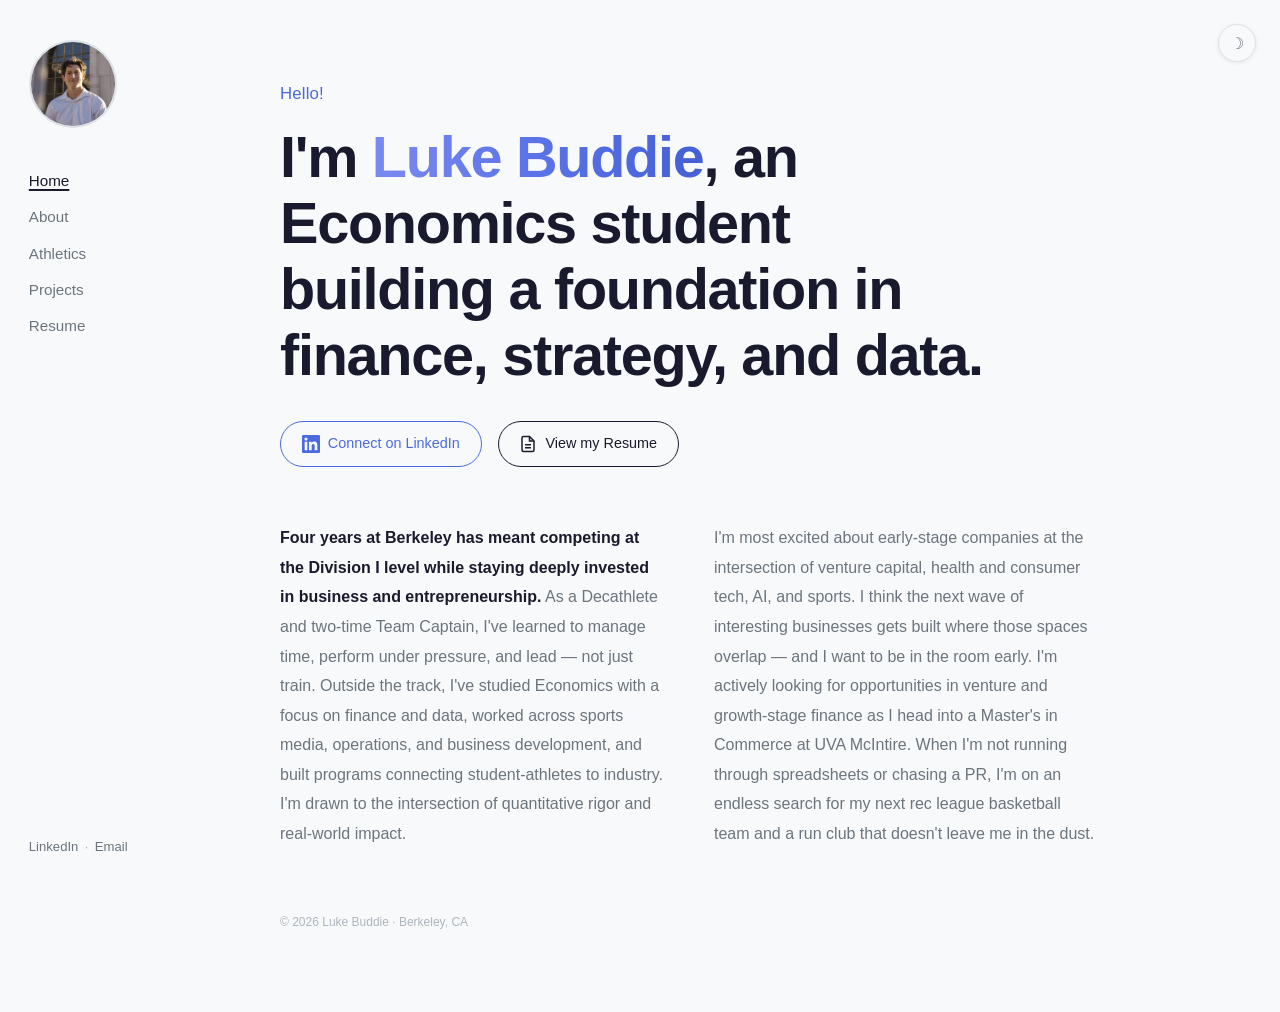
<file: index.html>
<!DOCTYPE html>
<html lang="en" data-theme="light">
<head>
    <meta charset="UTF-8">
    <meta name="viewport" content="width=device-width, initial-scale=1.0">
    <title>Luke Buddie</title>
    <meta name="description" content="Luke Buddie — Economics at UC Berkeley, D1 Decathlete, finance and strategy.">
    <link rel="stylesheet" href="style.css">
</head>
<body>

<button class="theme-toggle" id="theme-btn" onclick="toggleTheme()" aria-label="Toggle dark mode">☽</button>

<header class="mobile-header">
    <a href="index.html" class="name">Luke Buddie</a>
    <button class="mobile-menu-btn" onclick="toggleMenu()">☰</button>
</header>
<nav class="mobile-nav" id="mobile-nav">
    <a href="index.html" class="active">Home</a>
    <a href="about.html">About</a>
    <a href="athletics.html">Athletics</a>
    <a href="projects.html">Projects</a>
    <a href="resume.html">Resume</a>
    <a href="https://www.linkedin.com/in/lukebuddie/" target="_blank">LinkedIn ↗</a>
</nav>

<aside class="sidebar">
    <img src="assets/img/headshot.jpg" alt="Luke Buddie" class="sidebar-photo">
    <nav class="sidebar-nav">
        <a href="index.html" class="active">Home</a>
        <a href="about.html">About</a>
        <a href="athletics.html">Athletics</a>
        <a href="projects.html">Projects</a>
        <a href="resume.html">Resume</a>
    </nav>
    <div class="sidebar-social">
        <a href="https://www.linkedin.com/in/lukebuddie/" target="_blank">LinkedIn</a>
        <span class="dot">·</span>
        <a href="mailto:lukebuddie04@gmail.com">Email</a>
    </div>
</aside>

<main class="main">

    <!-- Hello! with sports animations -->
    <div class="greeting-wrap">
        <div class="sport-stage" aria-hidden="true">
            <span class="sport-item" id="sport-el"></span>
        </div>
        <p class="greeting">Hello!</p>
    </div>

    <h1 class="headline">
        I'm <span class="name-gradient">Luke Buddie</span>, an Economics
        student building a foundation in finance,
        strategy, and data.
    </h1>

    <div class="cta-row">
        <a href="https://www.linkedin.com/in/lukebuddie/" target="_blank" class="btn-pill btn-pill-blue">
            <svg class="btn-icon" viewBox="0 0 24 24" fill="currentColor">
                <path d="M20.447 20.452h-3.554v-5.569c0-1.328-.027-3.037-1.852-3.037-1.853 0-2.136 1.445-2.136 2.939v5.667H9.351V9h3.414v1.561h.046c.477-.9 1.637-1.85 3.37-1.85 3.601 0 4.267 2.37 4.267 5.455v6.286zM5.337 7.433a2.062 2.062 0 01-2.063-2.065 2.064 2.064 0 112.063 2.065zm1.782 13.019H3.555V9h3.564v11.452zM22.225 0H1.771C.792 0 0 .774 0 1.729v20.542C0 23.227.792 24 1.771 24h20.451C23.2 24 24 23.227 24 22.271V1.729C24 .774 23.2 0 22.222 0h.003z"/>
            </svg>
            Connect on LinkedIn
        </a>
        <a href="resume.html" class="btn-pill btn-pill-dark">
            <svg class="btn-icon" viewBox="0 0 24 24" fill="none" stroke="currentColor" stroke-width="2">
                <path d="M14 2H6a2 2 0 00-2 2v16a2 2 0 002 2h12a2 2 0 002-2V8z"/>
                <polyline points="14 2 14 8 20 8"/>
                <line x1="16" y1="13" x2="8" y2="13"/>
                <line x1="16" y1="17" x2="8" y2="17"/>
            </svg>
            View my Resume
        </a>
    </div>

    <!-- Two-column body, like zezhenwu.com -->
    <div class="home-body">
        <div class="home-col">
            <p><strong>Four years at Berkeley has meant competing at the Division I level while staying deeply invested in business and entrepreneurship.</strong> As a Decathlete and two-time Team Captain, I've learned to manage time, perform under pressure, and lead — not just train. Outside the track, I've studied Economics with a focus on finance and data, worked across sports media, operations, and business development, and built programs connecting student-athletes to industry. I'm drawn to the intersection of quantitative rigor and real-world impact.</p>
        </div>
        <div class="home-col">
            <p>I'm most excited about early-stage companies at the intersection of venture capital, health and consumer tech, AI, and sports. I think the next wave of interesting businesses gets built where those spaces overlap — and I want to be in the room early. I'm actively looking for opportunities in venture and growth-stage finance as I head into a Master's in Commerce at UVA McIntire. When I'm not running through spreadsheets or chasing a PR, I'm on an endless search for my next rec league basketball team and a run club that doesn't leave me in the dust.</p>
        </div>
    </div>

    <p class="page-footer">© 2026 Luke Buddie · Berkeley, CA</p>
</main>

<script>
    function toggleTheme() {
        const html = document.documentElement;
        const isDark = html.getAttribute('data-theme') === 'dark';
        html.setAttribute('data-theme', isDark ? 'light' : 'dark');
        document.getElementById('theme-btn').textContent = isDark ? '☽' : '☀';
        localStorage.setItem('theme', isDark ? 'light' : 'dark');
    }
    const savedTheme = localStorage.getItem('theme');
    if (savedTheme) {
        document.documentElement.setAttribute('data-theme', savedTheme);
        document.getElementById('theme-btn').textContent = savedTheme === 'dark' ? '☀' : '☽';
    }
    function toggleMenu() { document.getElementById('mobile-nav').classList.toggle('open'); }

    const sports = [
        { emoji: '🏀', cls: 'basketball' },
        { emoji: '🏃', cls: 'runner'     },
        { emoji: '🏐', cls: 'volleyball' },
    ];
    let sportIdx = 0;
    const sportEl = document.getElementById('sport-el');
    function playSport() {
        const s = sports[sportIdx];
        sportEl.textContent = s.emoji;
        sportEl.className = `sport-item ${s.cls}`;
        sportEl.addEventListener('animationend', () => {
            sportEl.className = 'sport-item';
            sportIdx = (sportIdx + 1) % sports.length;
            setTimeout(playSport, 1800);
        }, { once: true });
    }
    setTimeout(playSport, 800);
</script>
</body>
</html>
</file>
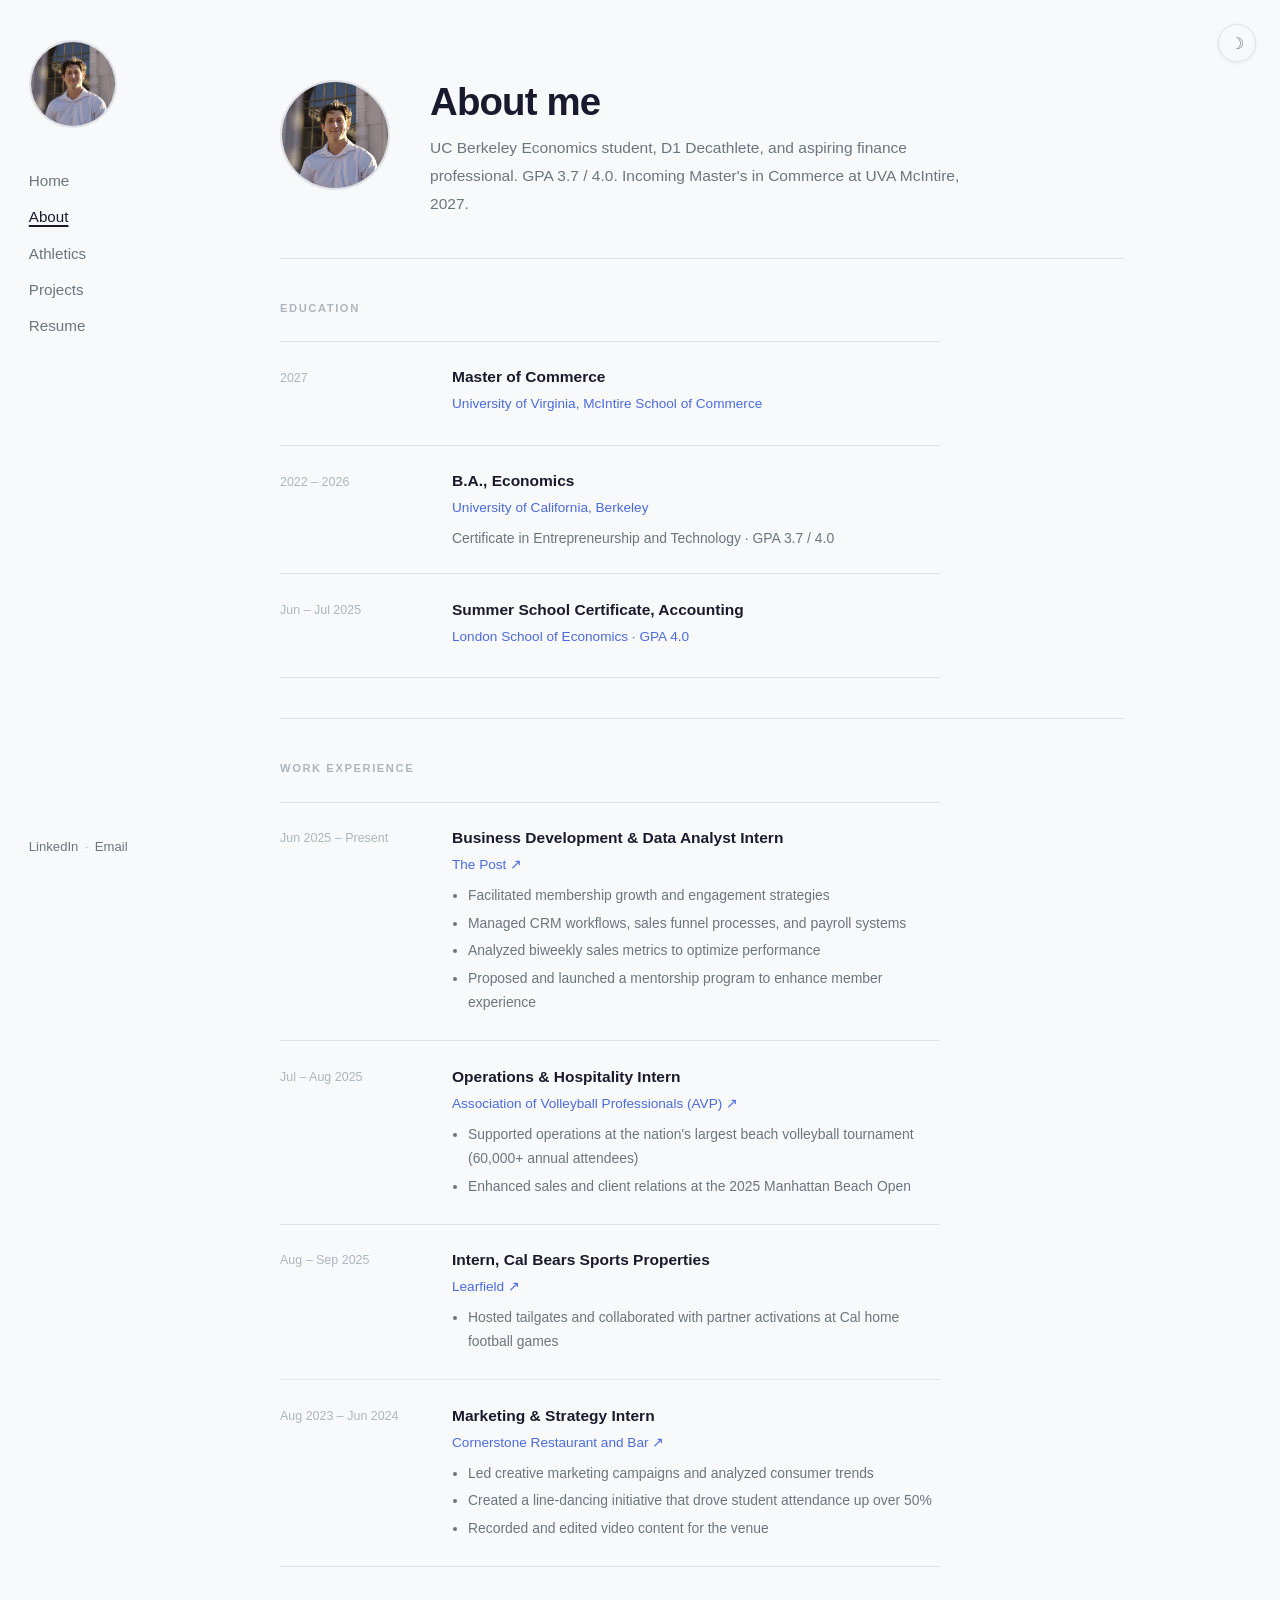
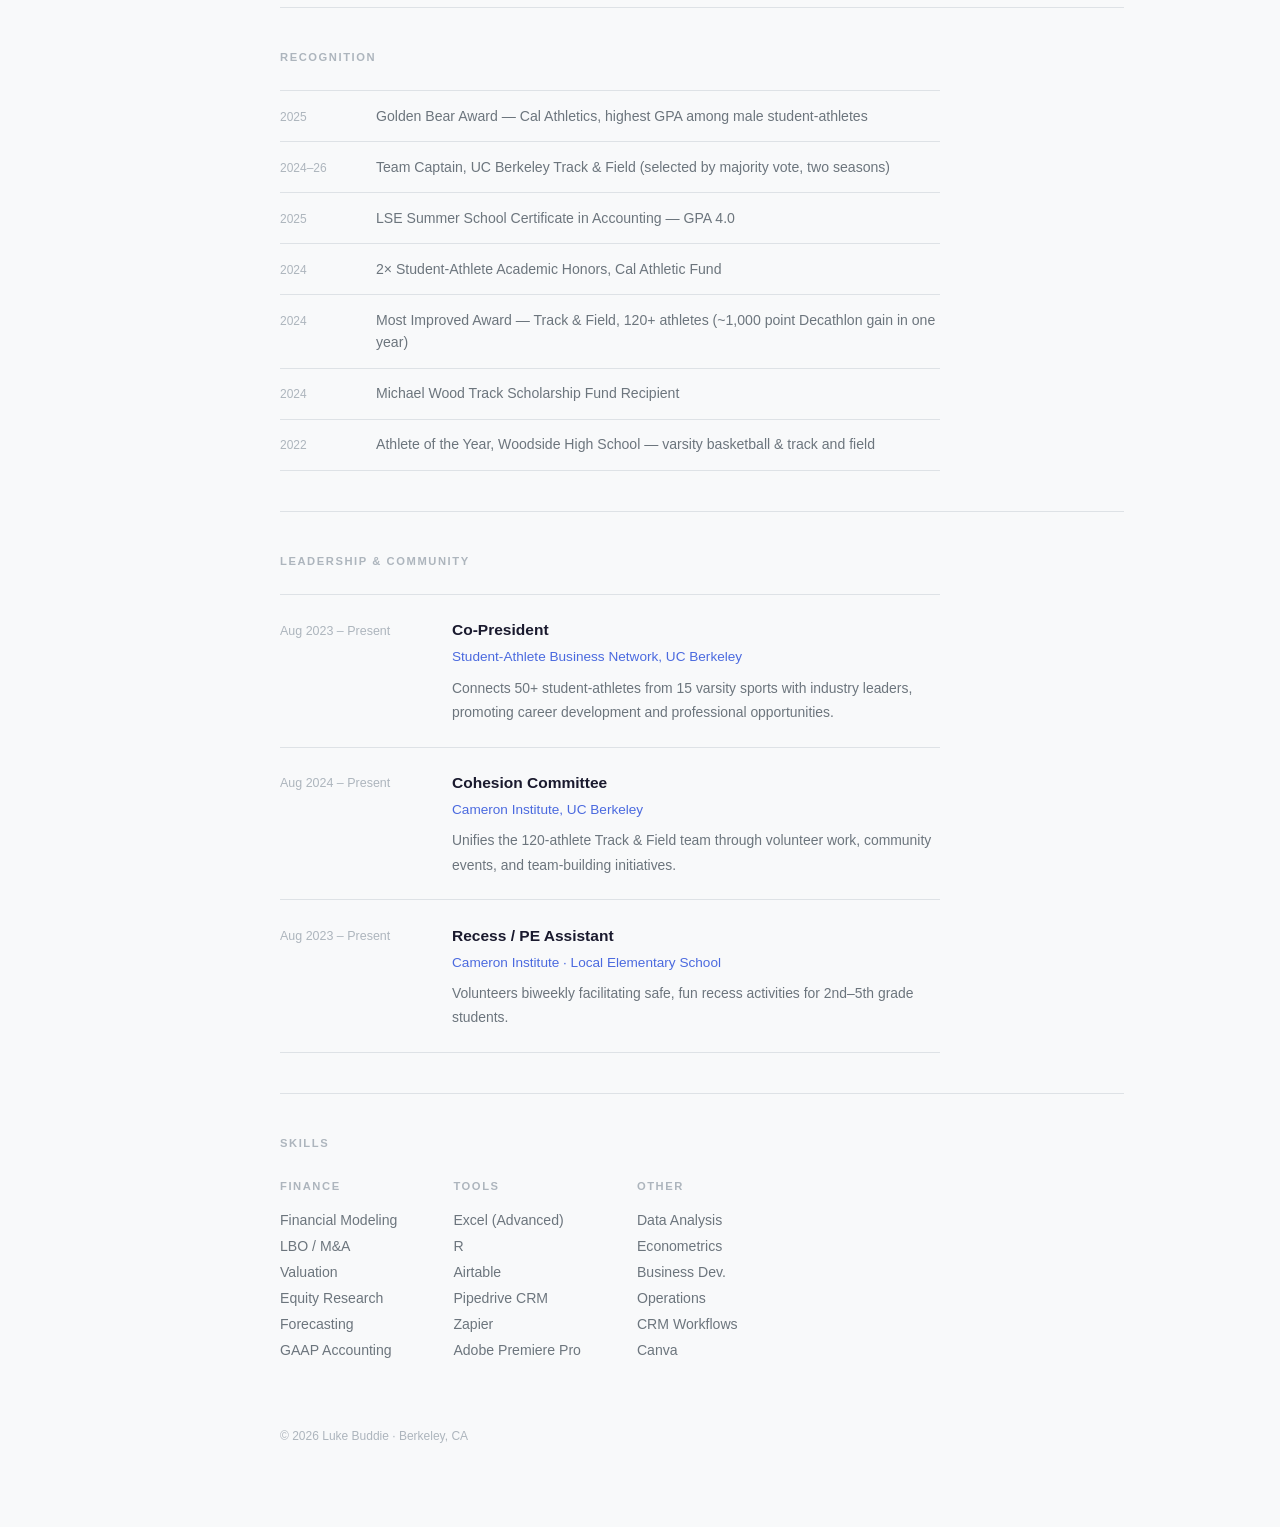
<file: about.html>
<!DOCTYPE html>
<html lang="en" data-theme="light">
<head>
    <meta charset="UTF-8">
    <meta name="viewport" content="width=device-width, initial-scale=1.0">
    <title>About — Luke Buddie</title>
    <link rel="stylesheet" href="style.css">
</head>
<body>
<button class="theme-toggle" onclick="toggleTheme()" aria-label="Toggle dark mode">☽</button>

<header class="mobile-header">
    <a href="index.html" class="name">Luke Buddie</a>
    <button class="mobile-menu-btn" onclick="toggleMenu()">☰</button>
</header>
<nav class="mobile-nav" id="mobile-nav">
    <a href="index.html">Home</a>
    <a href="about.html" class="active">About</a>
    <a href="athletics.html">Athletics</a>
        <a href="projects.html">Projects</a>
    <a href="resume.html">Resume</a>
    <a href="https://www.linkedin.com/in/lukebuddie/" target="_blank">LinkedIn ↗</a>
    <a href="mailto:lukebuddie04@gmail.com">Email</a>
</nav>

<aside class="sidebar">
    <img src="assets/img/headshot.jpg" alt="Luke Buddie" class="sidebar-photo">
    <nav class="sidebar-nav">
        <a href="index.html">Home</a>
        <a href="about.html" class="active">About</a>
        <a href="athletics.html">Athletics</a>
        <a href="projects.html">Projects</a>
        <a href="resume.html">Resume</a>
    </nav>
    <div class="sidebar-social">
        <a href="https://www.linkedin.com/in/lukebuddie/" target="_blank">LinkedIn</a>
        <span class="dot">·</span>
        <a href="mailto:lukebuddie04@gmail.com">Email</a>
    </div>
</aside>

<main class="main">

    <div class="about-intro">
        <img src="assets/img/headshot.jpg" alt="Luke Buddie" class="about-photo">
        <div class="about-intro-text">
            <h1 class="page-headline" style="margin-bottom:0.6rem;">About me</h1>
            <p>UC Berkeley Economics student, D1 Decathlete, and aspiring finance professional. GPA 3.7 / 4.0. Incoming Master's in Commerce at UVA McIntire, 2027.</p>
        </div>
    </div>

    <hr>

    <!-- Education -->
    <span class="section-label">Education</span>
    <div class="entries">
        <div class="entry">
            <div class="entry-date">2027</div>
            <div class="entry-body">
                <h3>Master of Commerce</h3>
                <p class="org">University of Virginia, McIntire School of Commerce</p>
            </div>
        </div>
        <div class="entry">
            <div class="entry-date">2022 – 2026</div>
            <div class="entry-body">
                <h3>B.A., Economics</h3>
                <p class="org">University of California, Berkeley</p>
                <p>Certificate in Entrepreneurship and Technology · GPA 3.7 / 4.0</p>
            </div>
        </div>
        <div class="entry">
            <div class="entry-date">Jun – Jul 2025</div>
            <div class="entry-body">
                <h3>Summer School Certificate, Accounting</h3>
                <p class="org">London School of Economics · GPA 4.0</p>
            </div>
        </div>
    </div>

    <hr>

    <!-- Work -->
    <span class="section-label">Work Experience</span>
    <div class="entries">
        <div class="entry">
            <div class="entry-date">Jun 2025 – Present</div>
            <div class="entry-body">
                <h3>Business Development &amp; Data Analyst Intern</h3>
                <p class="org"><a href="https://www.thepost.co/" target="_blank">The Post ↗</a></p>
                <ul>
                    <li>Facilitated membership growth and engagement strategies</li>
                    <li>Managed CRM workflows, sales funnel processes, and payroll systems</li>
                    <li>Analyzed biweekly sales metrics to optimize performance</li>
                    <li>Proposed and launched a mentorship program to enhance member experience</li>
                </ul>
            </div>
        </div>
        <div class="entry">
            <div class="entry-date">Jul – Aug 2025</div>
            <div class="entry-body">
                <h3>Operations &amp; Hospitality Intern</h3>
                <p class="org"><a href="https://avp.com/" target="_blank">Association of Volleyball Professionals (AVP) ↗</a></p>
                <ul>
                    <li>Supported operations at the nation's largest beach volleyball tournament (60,000+ annual attendees)</li>
                    <li>Enhanced sales and client relations at the 2025 Manhattan Beach Open</li>
                </ul>
            </div>
        </div>
        <div class="entry">
            <div class="entry-date">Aug – Sep 2025</div>
            <div class="entry-body">
                <h3>Intern, Cal Bears Sports Properties</h3>
                <p class="org"><a href="https://www.learfield.com/" target="_blank">Learfield ↗</a></p>
                <ul>
                    <li>Hosted tailgates and collaborated with partner activations at Cal home football games</li>
                </ul>
            </div>
        </div>
        <div class="entry">
            <div class="entry-date">Aug 2023 – Jun 2024</div>
            <div class="entry-body">
                <h3>Marketing &amp; Strategy Intern</h3>
                <p class="org"><a href="https://cornerstoneberkeley.com/" target="_blank">Cornerstone Restaurant and Bar ↗</a></p>
                <ul>
                    <li>Led creative marketing campaigns and analyzed consumer trends</li>
                    <li>Created a line-dancing initiative that drove student attendance up over 50%</li>
                    <li>Recorded and edited video content for the venue</li>
                </ul>
            </div>
        </div>
    </div>

    <hr>

    <!-- Awards -->
    <span class="section-label">Recognition</span>
    <ul class="award-list">
        <li><span class="award-year">2025</span><span class="award-text">Golden Bear Award — Cal Athletics, highest GPA among male student-athletes</span></li>
        <li><span class="award-year">2024–26</span><span class="award-text">Team Captain, UC Berkeley Track &amp; Field (selected by majority vote, two seasons)</span></li>
        <li><span class="award-year">2025</span><span class="award-text">LSE Summer School Certificate in Accounting — GPA 4.0</span></li>
        <li><span class="award-year">2024</span><span class="award-text">2× Student-Athlete Academic Honors, Cal Athletic Fund</span></li>
        <li><span class="award-year">2024</span><span class="award-text">Most Improved Award — Track &amp; Field, 120+ athletes (~1,000 point Decathlon gain in one year)</span></li>
        <li><span class="award-year">2024</span><span class="award-text">Michael Wood Track Scholarship Fund Recipient</span></li>
        <li><span class="award-year">2022</span><span class="award-text">Athlete of the Year, Woodside High School — varsity basketball &amp; track and field</span></li>
    </ul>

    <hr>

    <!-- Leadership -->
    <span class="section-label">Leadership &amp; Community</span>
    <div class="entries">
        <div class="entry">
            <div class="entry-date">Aug 2023 – Present</div>
            <div class="entry-body">
                <h3>Co-President</h3>
                <p class="org">Student-Athlete Business Network, UC Berkeley</p>
                <p>Connects 50+ student-athletes from 15 varsity sports with industry leaders, promoting career development and professional opportunities.</p>
            </div>
        </div>
        <div class="entry">
            <div class="entry-date">Aug 2024 – Present</div>
            <div class="entry-body">
                <h3>Cohesion Committee</h3>
                <p class="org">Cameron Institute, UC Berkeley</p>
                <p>Unifies the 120-athlete Track &amp; Field team through volunteer work, community events, and team-building initiatives.</p>
            </div>
        </div>
        <div class="entry">
            <div class="entry-date">Aug 2023 – Present</div>
            <div class="entry-body">
                <h3>Recess / PE Assistant</h3>
                <p class="org">Cameron Institute · Local Elementary School</p>
                <p>Volunteers biweekly facilitating safe, fun recess activities for 2nd–5th grade students.</p>
            </div>
        </div>
    </div>

    <hr>

    <!-- Skills -->
    <span class="section-label">Skills</span>
    <div class="skills-row">
        <div class="skill-group">
            <h4>Finance</h4>
            <ul>
                <li>Financial Modeling</li>
                <li>LBO / M&amp;A</li>
                <li>Valuation</li>
                <li>Equity Research</li>
                <li>Forecasting</li>
                <li>GAAP Accounting</li>
            </ul>
        </div>
        <div class="skill-group">
            <h4>Tools</h4>
            <ul>
                <li>Excel (Advanced)</li>
                <li>R</li>
                <li>Airtable</li>
                <li>Pipedrive CRM</li>
                <li>Zapier</li>
                <li>Adobe Premiere Pro</li>
            </ul>
        </div>
        <div class="skill-group">
            <h4>Other</h4>
            <ul>
                <li>Data Analysis</li>
                <li>Econometrics</li>
                <li>Business Dev.</li>
                <li>Operations</li>
                <li>CRM Workflows</li>
                <li>Canva</li>
            </ul>
        </div>
    </div>

    <p class="page-footer">© 2026 Luke Buddie · Berkeley, CA</p>
</main>

<script>
    function toggleTheme() {
        const html = document.documentElement;
        const isDark = html.getAttribute('data-theme') === 'dark';
        html.setAttribute('data-theme', isDark ? 'light' : 'dark');
        document.querySelector('.theme-toggle').textContent = isDark ? '☽' : '☀';
        localStorage.setItem('theme', isDark ? 'light' : 'dark');
    }
    const saved = localStorage.getItem('theme');
    if (saved) {
        document.documentElement.setAttribute('data-theme', saved);
        document.querySelector('.theme-toggle').textContent = saved === 'dark' ? '☀' : '☽';
    }
    function toggleMenu() {
        document.getElementById('mobile-nav').classList.toggle('open');
    }
</script>
</body>
</html>
</file>
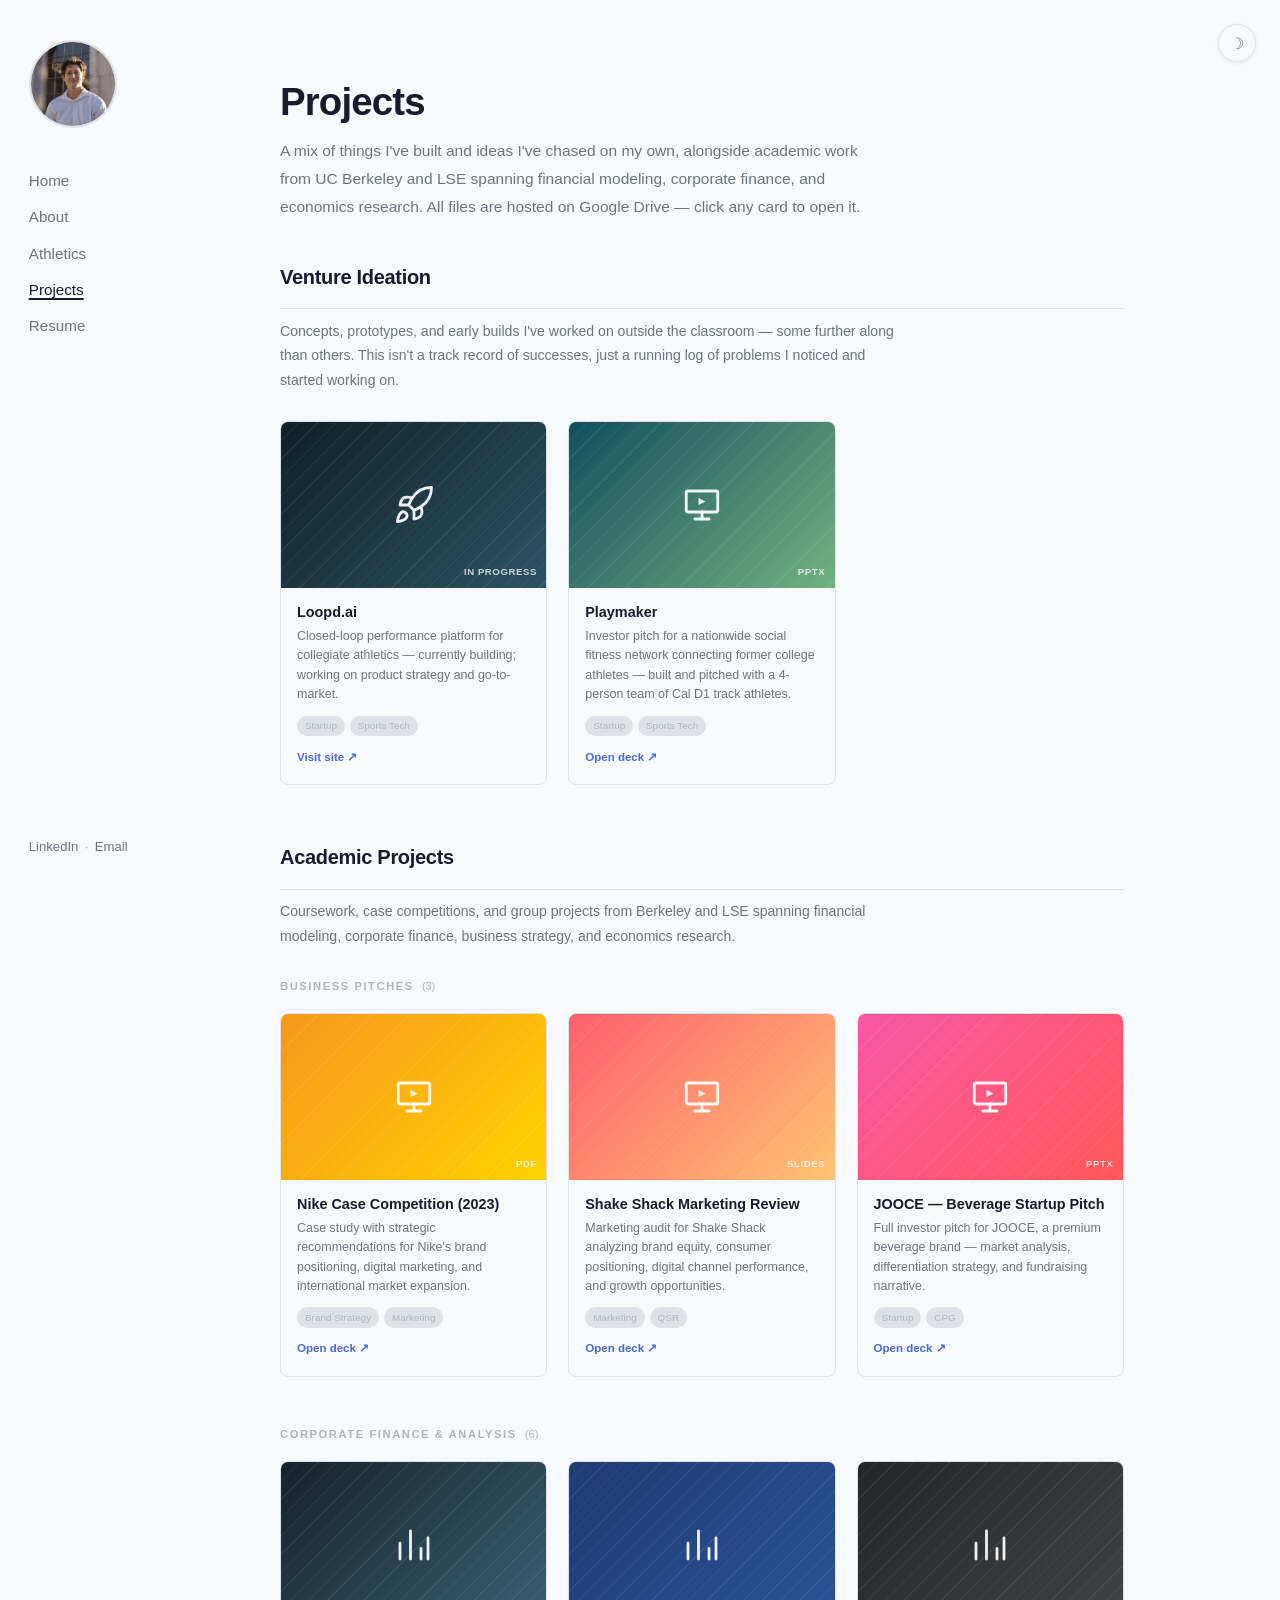
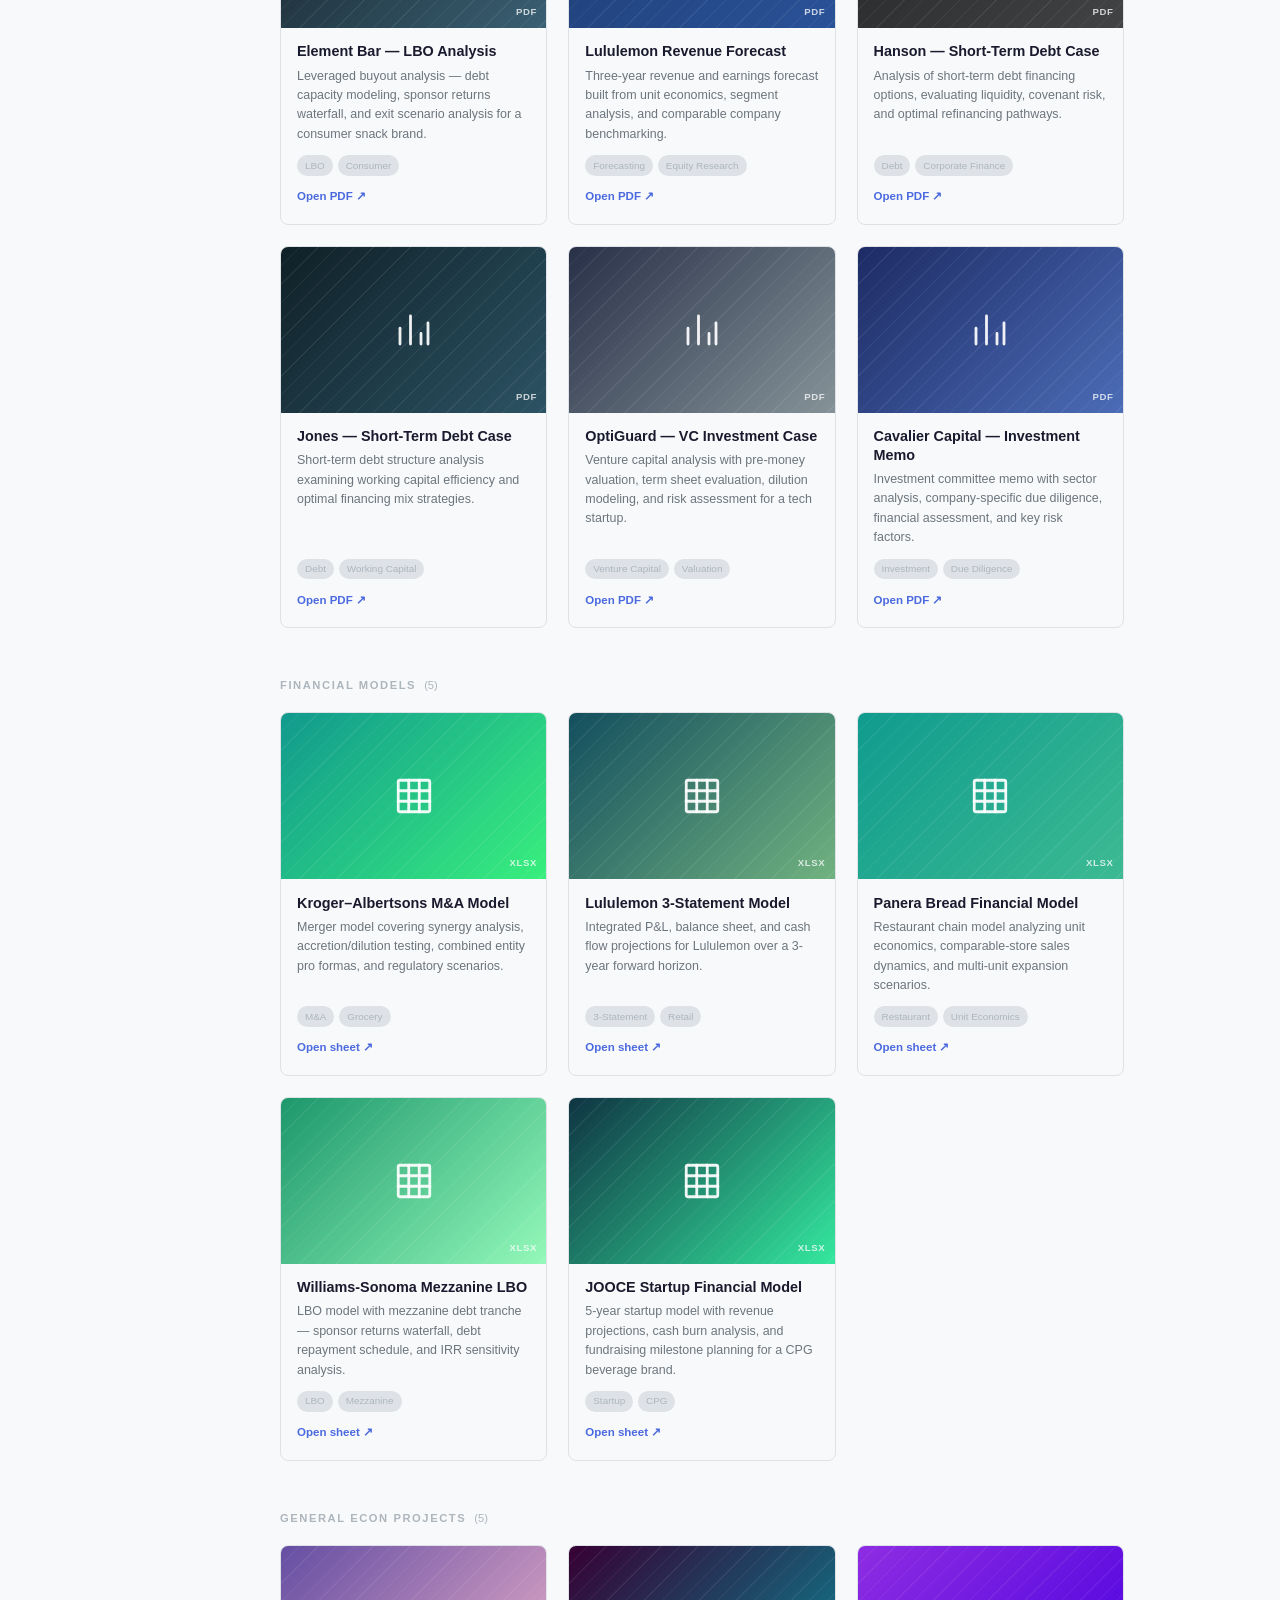
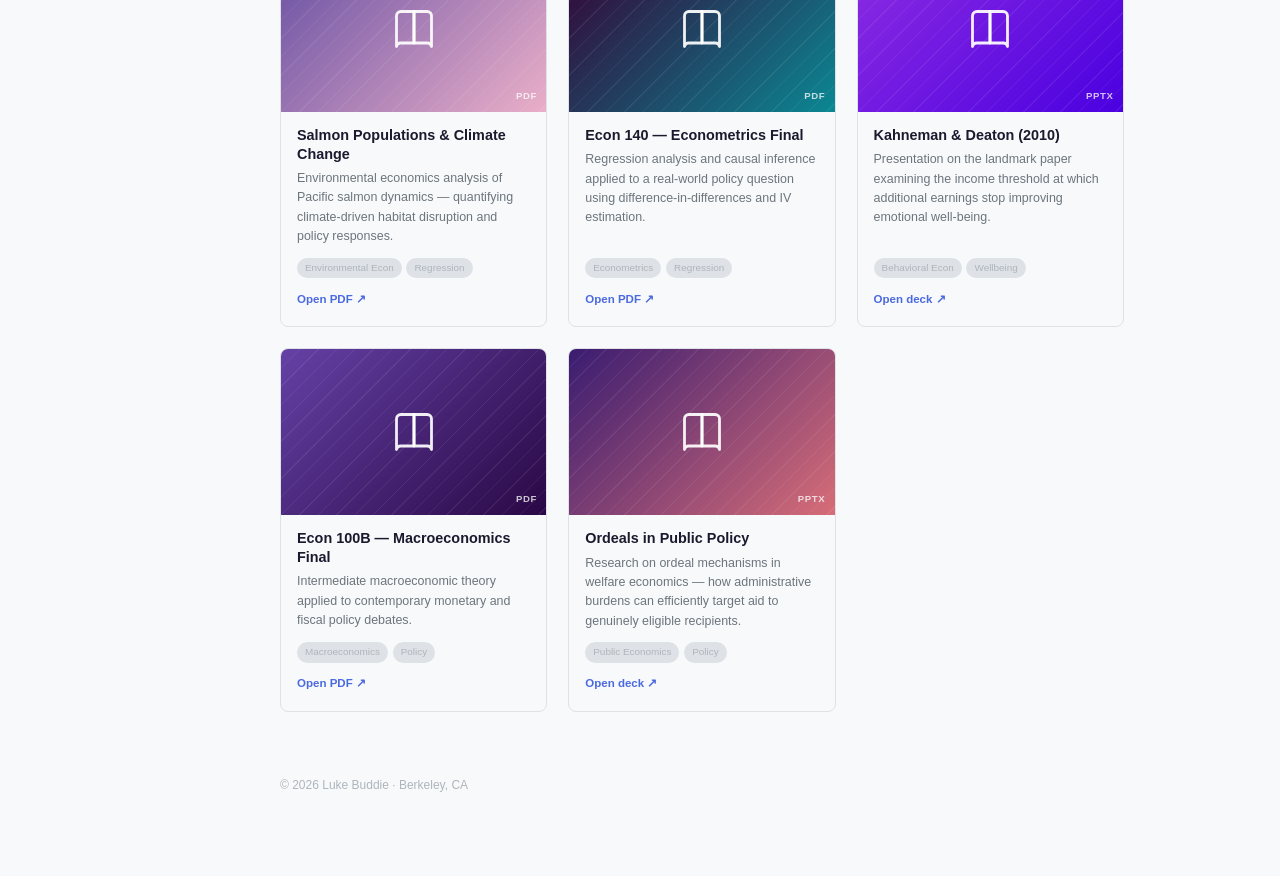
<file: projects.html>
<!DOCTYPE html>
<html lang="en" data-theme="light">
<head>
    <meta charset="UTF-8">
    <meta name="viewport" content="width=device-width, initial-scale=1.0">
    <title>Projects — Luke Buddie</title>
    <link rel="stylesheet" href="style.css">
</head>
<body>
<button class="theme-toggle" id="theme-btn" onclick="toggleTheme()">☽</button>

<header class="mobile-header">
    <a href="index.html" class="name">Luke Buddie</a>
    <button class="mobile-menu-btn" onclick="toggleMenu()">☰</button>
</header>
<nav class="mobile-nav" id="mobile-nav">
    <a href="index.html">Home</a>
    <a href="about.html">About</a>
    <a href="athletics.html">Athletics</a>
    <a href="projects.html" class="active">Projects</a>
    <a href="resume.html">Resume</a>
    <a href="https://www.linkedin.com/in/lukebuddie/" target="_blank">LinkedIn ↗</a>
</nav>

<aside class="sidebar">
    <img src="assets/img/headshot.jpg" alt="Luke Buddie" class="sidebar-photo">
    <nav class="sidebar-nav">
        <a href="index.html">Home</a>
        <a href="about.html">About</a>
        <a href="athletics.html">Athletics</a>
        <a href="projects.html" class="active">Projects</a>
        <a href="resume.html">Resume</a>
    </nav>
    <div class="sidebar-social">
        <a href="https://www.linkedin.com/in/lukebuddie/" target="_blank">LinkedIn</a>
        <span class="dot">·</span>
        <a href="mailto:lukebuddie04@gmail.com">Email</a>
    </div>
</aside>

<main class="main">
    <h1 class="page-headline" style="margin-bottom:0.8rem;">Projects</h1>

    <div class="projects-intro">
        <p>A mix of things I've built and ideas I've chased on my own, alongside academic work from UC Berkeley and LSE spanning financial modeling, corporate finance, and economics research. All files are hosted on Google Drive — click any card to open it.</p>
    </div>

    <!-- ============ VENTURE IDEATION ============ -->
    <div class="project-section">
        <div class="project-section-header">
            <h2 class="project-section-title">Venture Ideation</h2>
        </div>
        <p class="project-section-blurb">Concepts, prototypes, and early builds I've worked on outside the classroom — some further along than others. This isn't a track record of successes, just a running log of problems I noticed and started working on.</p>

        <div class="project-grid">

            <a href="https://loopdai.app" class="project-card" target="_blank" rel="noopener">
                <div class="project-cover" style="background:linear-gradient(135deg,#0F2027,#2C5364);">
                    <svg viewBox="0 0 24 24" fill="none" stroke="currentColor" stroke-width="1.6" stroke-linecap="round" stroke-linejoin="round"><path d="M4.5 16.5c-1.5 1.26-2 5-2 5s3.74-.5 5-2c.71-.84.7-2.13-.09-2.91a2.18 2.18 0 0 0-2.91-.09z"/><path d="M12 15l-3-3a22 22 0 0 1 2-3.95A12.88 12.88 0 0 1 22 2c0 2.72-.78 7.5-6 11a22.35 22.35 0 0 1-4 2z"/><path d="M9 12H4s.55-3.03 2-4c1.62-1.08 5 0 5 0"/><path d="M12 15v5s3.03-.55 4-2c1.08-1.62 0-5 0-5"/></svg>
                    <span class="cover-ext">IN PROGRESS</span>
                </div>
                <div class="project-card-body">
                    <h3>Loopd.ai</h3>
                    <p>Closed-loop performance platform for collegiate athletics — currently building; working on product strategy and go-to-market.</p>
                    <div class="project-tags"><span>Startup</span><span>Sports Tech</span></div>
                    <div class="project-card-open">Visit site ↗</div>
                </div>
            </a>

            <a href="https://drive.google.com/file/d/1sYbmTQHQhD6l3rLzuxNm2BLx8Neqb5qN/view?usp=drivesdk" class="project-card" target="_blank" rel="noopener">
                <div class="project-cover" style="background:linear-gradient(135deg,#134E5E,#71B280);">
                    <svg viewBox="0 0 24 24" fill="none" stroke="currentColor" stroke-width="1.6" stroke-linecap="round" stroke-linejoin="round"><rect x="3" y="4" width="18" height="12" rx="1"/><line x1="8" y1="20" x2="16" y2="20"/><line x1="12" y1="16" x2="12" y2="20"/><polygon points="10,8 10,12 14,10" fill="currentColor" stroke="none"/></svg>
                    <span class="cover-ext">PPTX</span>
                </div>
                <div class="project-card-body">
                    <h3>Playmaker</h3>
                    <p>Investor pitch for a nationwide social fitness network connecting former college athletes — built and pitched with a 4-person team of Cal D1 track athletes.</p>
                    <div class="project-tags"><span>Startup</span><span>Sports Tech</span></div>
                    <div class="project-card-open">Open deck ↗</div>
                </div>
            </a>

        </div>
    </div>

    <!-- ============ ACADEMIC PROJECTS ============ -->
    <div class="project-section">
        <div class="project-section-header">
            <h2 class="project-section-title">Academic Projects</h2>
        </div>
        <p class="project-section-blurb">Coursework, case competitions, and group projects from Berkeley and LSE spanning financial modeling, corporate finance, business strategy, and economics research.</p>

    <!-- Business Pitches -->
    <div class="project-category">
        <div class="category-title">Business Pitches <span style="font-weight:300;text-transform:none;letter-spacing:0;">(3)</span></div>

        <div class="project-grid">

            <a href="https://drive.google.com/file/d/1x5YRvDYj74Grady23ldY1HZI5W65bS99/view?usp=drivesdk" class="project-card" target="_blank" rel="noopener">
                <div class="project-cover" style="background:linear-gradient(135deg,#F7971E,#FFD200);">
                    <svg viewBox="0 0 24 24" fill="none" stroke="currentColor" stroke-width="1.6" stroke-linecap="round" stroke-linejoin="round"><rect x="3" y="4" width="18" height="12" rx="1"/><line x1="8" y1="20" x2="16" y2="20"/><line x1="12" y1="16" x2="12" y2="20"/><polygon points="10,8 10,12 14,10" fill="currentColor" stroke="none"/></svg>
                    <span class="cover-ext">PDF</span>
                </div>
                <div class="project-card-body">
                    <h3>Nike Case Competition (2023)</h3>
                    <p>Case study with strategic recommendations for Nike's brand positioning, digital marketing, and international market expansion.</p>
                    <div class="project-tags"><span>Brand Strategy</span><span>Marketing</span></div>
                    <div class="project-card-open">Open deck ↗</div>
                </div>
            </a>

            <a href="https://docs.google.com/presentation/d/1Kt9mpi2JYwsNy6TNXFozZtHt4zW6ALNUTzr-TxAFN84/view" class="project-card" target="_blank" rel="noopener">
                <div class="project-cover" style="background:linear-gradient(135deg,#FF5F6D,#FFC371);">
                    <svg viewBox="0 0 24 24" fill="none" stroke="currentColor" stroke-width="1.6" stroke-linecap="round" stroke-linejoin="round"><rect x="3" y="4" width="18" height="12" rx="1"/><line x1="8" y1="20" x2="16" y2="20"/><line x1="12" y1="16" x2="12" y2="20"/><polygon points="10,8 10,12 14,10" fill="currentColor" stroke="none"/></svg>
                    <span class="cover-ext">SLIDES</span>
                </div>
                <div class="project-card-body">
                    <h3>Shake Shack Marketing Review</h3>
                    <p>Marketing audit for Shake Shack analyzing brand equity, consumer positioning, digital channel performance, and growth opportunities.</p>
                    <div class="project-tags"><span>Marketing</span><span>QSR</span></div>
                    <div class="project-card-open">Open deck ↗</div>
                </div>
            </a>

            <a href="https://drive.google.com/file/d/1iPZCdo2agnPInixJMsxT9ihTg-rR45ag/view?usp=drivesdk" class="project-card" target="_blank" rel="noopener">
                <div class="project-cover" style="background:linear-gradient(135deg,#F857A6,#FF5858);">
                    <svg viewBox="0 0 24 24" fill="none" stroke="currentColor" stroke-width="1.6" stroke-linecap="round" stroke-linejoin="round"><rect x="3" y="4" width="18" height="12" rx="1"/><line x1="8" y1="20" x2="16" y2="20"/><line x1="12" y1="16" x2="12" y2="20"/><polygon points="10,8 10,12 14,10" fill="currentColor" stroke="none"/></svg>
                    <span class="cover-ext">PPTX</span>
                </div>
                <div class="project-card-body">
                    <h3>JOOCE — Beverage Startup Pitch</h3>
                    <p>Full investor pitch for JOOCE, a premium beverage brand — market analysis, differentiation strategy, and fundraising narrative.</p>
                    <div class="project-tags"><span>Startup</span><span>CPG</span></div>
                    <div class="project-card-open">Open deck ↗</div>
                </div>
            </a>

        </div>
    </div>

    <!-- Corporate Finance -->
    <div class="project-category">
        <div class="category-title">Corporate Finance &amp; Analysis <span style="font-weight:300;text-transform:none;letter-spacing:0;">(6)</span></div>

        <div class="project-grid">

            <a href="https://drive.google.com/file/d/1dOU083nIvgC9Nwxt_3vVuM8Q1CYABkqa/view?usp=drivesdk" class="project-card" target="_blank" rel="noopener">
                <div class="project-cover" style="background:linear-gradient(135deg,#16222A,#3A6073);">
                    <svg viewBox="0 0 24 24" fill="none" stroke="currentColor" stroke-width="1.6" stroke-linecap="round" stroke-linejoin="round"><line x1="4" y1="20" x2="4" y2="11"/><line x1="10" y1="20" x2="10" y2="4"/><line x1="16" y1="20" x2="16" y2="14"/><line x1="20" y1="20" x2="20" y2="8"/></svg>
                    <span class="cover-ext">PDF</span>
                </div>
                <div class="project-card-body">
                    <h3>Element Bar — LBO Analysis</h3>
                    <p>Leveraged buyout analysis — debt capacity modeling, sponsor returns waterfall, and exit scenario analysis for a consumer snack brand.</p>
                    <div class="project-tags"><span>LBO</span><span>Consumer</span></div>
                    <div class="project-card-open">Open PDF ↗</div>
                </div>
            </a>

            <a href="https://drive.google.com/file/d/1T_XJkZd96kcMXFHSTZBAH3jDHYpDa8cT/view?usp=drivesdk" class="project-card" target="_blank" rel="noopener">
                <div class="project-cover" style="background:linear-gradient(135deg,#1E3C72,#2A5298);">
                    <svg viewBox="0 0 24 24" fill="none" stroke="currentColor" stroke-width="1.6" stroke-linecap="round" stroke-linejoin="round"><line x1="4" y1="20" x2="4" y2="11"/><line x1="10" y1="20" x2="10" y2="4"/><line x1="16" y1="20" x2="16" y2="14"/><line x1="20" y1="20" x2="20" y2="8"/></svg>
                    <span class="cover-ext">PDF</span>
                </div>
                <div class="project-card-body">
                    <h3>Lululemon Revenue Forecast</h3>
                    <p>Three-year revenue and earnings forecast built from unit economics, segment analysis, and comparable company benchmarking.</p>
                    <div class="project-tags"><span>Forecasting</span><span>Equity Research</span></div>
                    <div class="project-card-open">Open PDF ↗</div>
                </div>
            </a>

            <a href="https://drive.google.com/file/d/1Vfypy9vq_5KwW_itjRn9tLrkpP49ch07/view?usp=drivesdk" class="project-card" target="_blank" rel="noopener">
                <div class="project-cover" style="background:linear-gradient(135deg,#232526,#414345);">
                    <svg viewBox="0 0 24 24" fill="none" stroke="currentColor" stroke-width="1.6" stroke-linecap="round" stroke-linejoin="round"><line x1="4" y1="20" x2="4" y2="11"/><line x1="10" y1="20" x2="10" y2="4"/><line x1="16" y1="20" x2="16" y2="14"/><line x1="20" y1="20" x2="20" y2="8"/></svg>
                    <span class="cover-ext">PDF</span>
                </div>
                <div class="project-card-body">
                    <h3>Hanson — Short-Term Debt Case</h3>
                    <p>Analysis of short-term debt financing options, evaluating liquidity, covenant risk, and optimal refinancing pathways.</p>
                    <div class="project-tags"><span>Debt</span><span>Corporate Finance</span></div>
                    <div class="project-card-open">Open PDF ↗</div>
                </div>
            </a>

            <a href="https://drive.google.com/file/d/1mwpPZmA3dW3dGhSEwTc1L8MpgmaB35Gi/view?usp=drivesdk" class="project-card" target="_blank" rel="noopener">
                <div class="project-cover" style="background:linear-gradient(135deg,#0F2027,#2C5364);">
                    <svg viewBox="0 0 24 24" fill="none" stroke="currentColor" stroke-width="1.6" stroke-linecap="round" stroke-linejoin="round"><line x1="4" y1="20" x2="4" y2="11"/><line x1="10" y1="20" x2="10" y2="4"/><line x1="16" y1="20" x2="16" y2="14"/><line x1="20" y1="20" x2="20" y2="8"/></svg>
                    <span class="cover-ext">PDF</span>
                </div>
                <div class="project-card-body">
                    <h3>Jones — Short-Term Debt Case</h3>
                    <p>Short-term debt structure analysis examining working capital efficiency and optimal financing mix strategies.</p>
                    <div class="project-tags"><span>Debt</span><span>Working Capital</span></div>
                    <div class="project-card-open">Open PDF ↗</div>
                </div>
            </a>

            <a href="https://drive.google.com/file/d/10NVBsMoUjbMlUu22RjRoepQBYryCL1GM/view?usp=drivesdk" class="project-card" target="_blank" rel="noopener">
                <div class="project-cover" style="background:linear-gradient(135deg,#283048,#859398);">
                    <svg viewBox="0 0 24 24" fill="none" stroke="currentColor" stroke-width="1.6" stroke-linecap="round" stroke-linejoin="round"><line x1="4" y1="20" x2="4" y2="11"/><line x1="10" y1="20" x2="10" y2="4"/><line x1="16" y1="20" x2="16" y2="14"/><line x1="20" y1="20" x2="20" y2="8"/></svg>
                    <span class="cover-ext">PDF</span>
                </div>
                <div class="project-card-body">
                    <h3>OptiGuard — VC Investment Case</h3>
                    <p>Venture capital analysis with pre-money valuation, term sheet evaluation, dilution modeling, and risk assessment for a tech startup.</p>
                    <div class="project-tags"><span>Venture Capital</span><span>Valuation</span></div>
                    <div class="project-card-open">Open PDF ↗</div>
                </div>
            </a>

            <a href="https://drive.google.com/file/d/1kegZq7OswgsvZG6kmR8vQOcf3LxHCWgs/view?usp=drivesdk" class="project-card" target="_blank" rel="noopener">
                <div class="project-cover" style="background:linear-gradient(135deg,#1D2B64,#4B6CB7);">
                    <svg viewBox="0 0 24 24" fill="none" stroke="currentColor" stroke-width="1.6" stroke-linecap="round" stroke-linejoin="round"><line x1="4" y1="20" x2="4" y2="11"/><line x1="10" y1="20" x2="10" y2="4"/><line x1="16" y1="20" x2="16" y2="14"/><line x1="20" y1="20" x2="20" y2="8"/></svg>
                    <span class="cover-ext">PDF</span>
                </div>
                <div class="project-card-body">
                    <h3>Cavalier Capital — Investment Memo</h3>
                    <p>Investment committee memo with sector analysis, company-specific due diligence, financial assessment, and key risk factors.</p>
                    <div class="project-tags"><span>Investment</span><span>Due Diligence</span></div>
                    <div class="project-card-open">Open PDF ↗</div>
                </div>
            </a>

        </div>
    </div>

    <!-- Financial Models -->
    <div class="project-category">
        <div class="category-title">Financial Models <span style="font-weight:300;text-transform:none;letter-spacing:0;">(5)</span></div>

        <div class="project-grid">

            <a href="https://drive.google.com/file/d/1DDSpjrVzgOyVWLpjkijVKsqiy0DM61G3/view?usp=drivesdk" class="project-card" target="_blank" rel="noopener">
                <div class="project-cover" style="background:linear-gradient(135deg,#11998E,#38EF7D);">
                    <svg viewBox="0 0 24 24" fill="none" stroke="currentColor" stroke-width="1.6" stroke-linecap="round" stroke-linejoin="round"><rect x="3" y="3" width="18" height="18" rx="1"/><line x1="3" y1="9" x2="21" y2="9"/><line x1="3" y1="15" x2="21" y2="15"/><line x1="9" y1="3" x2="9" y2="21"/><line x1="15" y1="3" x2="15" y2="21"/></svg>
                    <span class="cover-ext">XLSX</span>
                </div>
                <div class="project-card-body">
                    <h3>Kroger–Albertsons M&amp;A Model</h3>
                    <p>Merger model covering synergy analysis, accretion/dilution testing, combined entity pro formas, and regulatory scenarios.</p>
                    <div class="project-tags"><span>M&amp;A</span><span>Grocery</span></div>
                    <div class="project-card-open">Open sheet ↗</div>
                </div>
            </a>

            <a href="https://drive.google.com/file/d/1Tz_P4xO11WMSxdr9SRI2qKK1gjoOEXaT/view?usp=drivesdk" class="project-card" target="_blank" rel="noopener">
                <div class="project-cover" style="background:linear-gradient(135deg,#134E5E,#71B280);">
                    <svg viewBox="0 0 24 24" fill="none" stroke="currentColor" stroke-width="1.6" stroke-linecap="round" stroke-linejoin="round"><rect x="3" y="3" width="18" height="18" rx="1"/><line x1="3" y1="9" x2="21" y2="9"/><line x1="3" y1="15" x2="21" y2="15"/><line x1="9" y1="3" x2="9" y2="21"/><line x1="15" y1="3" x2="15" y2="21"/></svg>
                    <span class="cover-ext">XLSX</span>
                </div>
                <div class="project-card-body">
                    <h3>Lululemon 3-Statement Model</h3>
                    <p>Integrated P&amp;L, balance sheet, and cash flow projections for Lululemon over a 3-year forward horizon.</p>
                    <div class="project-tags"><span>3-Statement</span><span>Retail</span></div>
                    <div class="project-card-open">Open sheet ↗</div>
                </div>
            </a>

            <a href="https://drive.google.com/file/d/1Xv_WBS5TYF3lTSBVwPVy5LHp6jYDdWWS/view?usp=drivesdk" class="project-card" target="_blank" rel="noopener">
                <div class="project-cover" style="background:linear-gradient(135deg,#0F9B8E,#3CBA92);">
                    <svg viewBox="0 0 24 24" fill="none" stroke="currentColor" stroke-width="1.6" stroke-linecap="round" stroke-linejoin="round"><rect x="3" y="3" width="18" height="18" rx="1"/><line x1="3" y1="9" x2="21" y2="9"/><line x1="3" y1="15" x2="21" y2="15"/><line x1="9" y1="3" x2="9" y2="21"/><line x1="15" y1="3" x2="15" y2="21"/></svg>
                    <span class="cover-ext">XLSX</span>
                </div>
                <div class="project-card-body">
                    <h3>Panera Bread Financial Model</h3>
                    <p>Restaurant chain model analyzing unit economics, comparable-store sales dynamics, and multi-unit expansion scenarios.</p>
                    <div class="project-tags"><span>Restaurant</span><span>Unit Economics</span></div>
                    <div class="project-card-open">Open sheet ↗</div>
                </div>
            </a>

            <a href="https://drive.google.com/file/d/1p6b8TdJUmynBLtFM_i6xCtO2mmTjr8Cy/view?usp=drivesdk" class="project-card" target="_blank" rel="noopener">
                <div class="project-cover" style="background:linear-gradient(135deg,#1D976C,#93F9B9);">
                    <svg viewBox="0 0 24 24" fill="none" stroke="currentColor" stroke-width="1.6" stroke-linecap="round" stroke-linejoin="round"><rect x="3" y="3" width="18" height="18" rx="1"/><line x1="3" y1="9" x2="21" y2="9"/><line x1="3" y1="15" x2="21" y2="15"/><line x1="9" y1="3" x2="9" y2="21"/><line x1="15" y1="3" x2="15" y2="21"/></svg>
                    <span class="cover-ext">XLSX</span>
                </div>
                <div class="project-card-body">
                    <h3>Williams-Sonoma Mezzanine LBO</h3>
                    <p>LBO model with mezzanine debt tranche — sponsor returns waterfall, debt repayment schedule, and IRR sensitivity analysis.</p>
                    <div class="project-tags"><span>LBO</span><span>Mezzanine</span></div>
                    <div class="project-card-open">Open sheet ↗</div>
                </div>
            </a>

            <a href="https://drive.google.com/file/d/1SX_Z1J1cndoXXO7Fl-I4WhRL9onvG9Q7/view?usp=drivesdk" class="project-card" target="_blank" rel="noopener">
                <div class="project-cover" style="background:linear-gradient(135deg,#0F3443,#34E89E);">
                    <svg viewBox="0 0 24 24" fill="none" stroke="currentColor" stroke-width="1.6" stroke-linecap="round" stroke-linejoin="round"><rect x="3" y="3" width="18" height="18" rx="1"/><line x1="3" y1="9" x2="21" y2="9"/><line x1="3" y1="15" x2="21" y2="15"/><line x1="9" y1="3" x2="9" y2="21"/><line x1="15" y1="3" x2="15" y2="21"/></svg>
                    <span class="cover-ext">XLSX</span>
                </div>
                <div class="project-card-body">
                    <h3>JOOCE Startup Financial Model</h3>
                    <p>5-year startup model with revenue projections, cash burn analysis, and fundraising milestone planning for a CPG beverage brand.</p>
                    <div class="project-tags"><span>Startup</span><span>CPG</span></div>
                    <div class="project-card-open">Open sheet ↗</div>
                </div>
            </a>

        </div>
    </div>

    <!-- General Econ -->
    <div class="project-category">
        <div class="category-title">General Econ Projects <span style="font-weight:300;text-transform:none;letter-spacing:0;">(5)</span></div>

        <div class="project-grid">

            <a href="https://drive.google.com/file/d/1LvaYoKJsHaJVQhetrdXJ3diK8JQBImTc/view?usp=drivesdk" class="project-card" target="_blank" rel="noopener">
                <div class="project-cover" style="background:linear-gradient(135deg,#654EA3,#EAAFC8);">
                    <svg viewBox="0 0 24 24" fill="none" stroke="currentColor" stroke-width="1.6" stroke-linecap="round" stroke-linejoin="round"><path d="M2 4.5A2.5 2.5 0 0 1 4.5 2H12v18H4.5A2.5 2.5 0 0 0 2 22z"/><path d="M22 4.5A2.5 2.5 0 0 0 19.5 2H12v18h7.5a2.5 2.5 0 0 1 2.5 2z"/></svg>
                    <span class="cover-ext">PDF</span>
                </div>
                <div class="project-card-body">
                    <h3>Salmon Populations &amp; Climate Change</h3>
                    <p>Environmental economics analysis of Pacific salmon dynamics — quantifying climate-driven habitat disruption and policy responses.</p>
                    <div class="project-tags"><span>Environmental Econ</span><span>Regression</span></div>
                    <div class="project-card-open">Open PDF ↗</div>
                </div>
            </a>

            <a href="https://drive.google.com/file/d/1L7p7v8_9Xkr7T2Owr5pGeSKnHeYDRrr6/view?usp=drivesdk" class="project-card" target="_blank" rel="noopener">
                <div class="project-cover" style="background:linear-gradient(135deg,#360033,#0B8793);">
                    <svg viewBox="0 0 24 24" fill="none" stroke="currentColor" stroke-width="1.6" stroke-linecap="round" stroke-linejoin="round"><path d="M2 4.5A2.5 2.5 0 0 1 4.5 2H12v18H4.5A2.5 2.5 0 0 0 2 22z"/><path d="M22 4.5A2.5 2.5 0 0 0 19.5 2H12v18h7.5a2.5 2.5 0 0 1 2.5 2z"/></svg>
                    <span class="cover-ext">PDF</span>
                </div>
                <div class="project-card-body">
                    <h3>Econ 140 — Econometrics Final</h3>
                    <p>Regression analysis and causal inference applied to a real-world policy question using difference-in-differences and IV estimation.</p>
                    <div class="project-tags"><span>Econometrics</span><span>Regression</span></div>
                    <div class="project-card-open">Open PDF ↗</div>
                </div>
            </a>

            <a href="https://drive.google.com/file/d/1R7h7K21K63g1-lWxWZny59xjwAk_atzl/view?usp=drivesdk" class="project-card" target="_blank" rel="noopener">
                <div class="project-cover" style="background:linear-gradient(135deg,#8E2DE2,#4A00E0);">
                    <svg viewBox="0 0 24 24" fill="none" stroke="currentColor" stroke-width="1.6" stroke-linecap="round" stroke-linejoin="round"><path d="M2 4.5A2.5 2.5 0 0 1 4.5 2H12v18H4.5A2.5 2.5 0 0 0 2 22z"/><path d="M22 4.5A2.5 2.5 0 0 0 19.5 2H12v18h7.5a2.5 2.5 0 0 1 2.5 2z"/></svg>
                    <span class="cover-ext">PPTX</span>
                </div>
                <div class="project-card-body">
                    <h3>Kahneman &amp; Deaton (2010)</h3>
                    <p>Presentation on the landmark paper examining the income threshold at which additional earnings stop improving emotional well-being.</p>
                    <div class="project-tags"><span>Behavioral Econ</span><span>Wellbeing</span></div>
                    <div class="project-card-open">Open deck ↗</div>
                </div>
            </a>

            <a href="https://drive.google.com/file/d/159Y8GDWfwSJi6-ywuXB3dSaMGa_a9A9Q/view?usp=drivesdk" class="project-card" target="_blank" rel="noopener">
                <div class="project-cover" style="background:linear-gradient(135deg,#6441A5,#2A0845);">
                    <svg viewBox="0 0 24 24" fill="none" stroke="currentColor" stroke-width="1.6" stroke-linecap="round" stroke-linejoin="round"><path d="M2 4.5A2.5 2.5 0 0 1 4.5 2H12v18H4.5A2.5 2.5 0 0 0 2 22z"/><path d="M22 4.5A2.5 2.5 0 0 0 19.5 2H12v18h7.5a2.5 2.5 0 0 1 2.5 2z"/></svg>
                    <span class="cover-ext">PDF</span>
                </div>
                <div class="project-card-body">
                    <h3>Econ 100B — Macroeconomics Final</h3>
                    <p>Intermediate macroeconomic theory applied to contemporary monetary and fiscal policy debates.</p>
                    <div class="project-tags"><span>Macroeconomics</span><span>Policy</span></div>
                    <div class="project-card-open">Open PDF ↗</div>
                </div>
            </a>

            <a href="https://drive.google.com/file/d/1plaQF5hlVzvKxFOI8m-4_2gLQtmLGZdm/view?usp=drivesdk" class="project-card" target="_blank" rel="noopener">
                <div class="project-cover" style="background:linear-gradient(135deg,#3A1C71,#D76D77);">
                    <svg viewBox="0 0 24 24" fill="none" stroke="currentColor" stroke-width="1.6" stroke-linecap="round" stroke-linejoin="round"><path d="M2 4.5A2.5 2.5 0 0 1 4.5 2H12v18H4.5A2.5 2.5 0 0 0 2 22z"/><path d="M22 4.5A2.5 2.5 0 0 0 19.5 2H12v18h7.5a2.5 2.5 0 0 1 2.5 2z"/></svg>
                    <span class="cover-ext">PPTX</span>
                </div>
                <div class="project-card-body">
                    <h3>Ordeals in Public Policy</h3>
                    <p>Research on ordeal mechanisms in welfare economics — how administrative burdens can efficiently target aid to genuinely eligible recipients.</p>
                    <div class="project-tags"><span>Public Economics</span><span>Policy</span></div>
                    <div class="project-card-open">Open deck ↗</div>
                </div>
            </a>

        </div>
    </div>

    </div>

    <p class="page-footer">© 2026 Luke Buddie · Berkeley, CA</p>
</main>

<script>
    function toggleTheme() {
        const html = document.documentElement;
        const isDark = html.getAttribute('data-theme') === 'dark';
        html.setAttribute('data-theme', isDark ? 'light' : 'dark');
        document.getElementById('theme-btn').textContent = isDark ? '☽' : '☀';
        localStorage.setItem('theme', isDark ? 'light' : 'dark');
    }
    const savedTheme = localStorage.getItem('theme');
    if (savedTheme) {
        document.documentElement.setAttribute('data-theme', savedTheme);
        document.getElementById('theme-btn').textContent = savedTheme === 'dark' ? '☀' : '☽';
    }
    function toggleMenu() { document.getElementById('mobile-nav').classList.toggle('open'); }
</script>
</body>
</html>
</file>
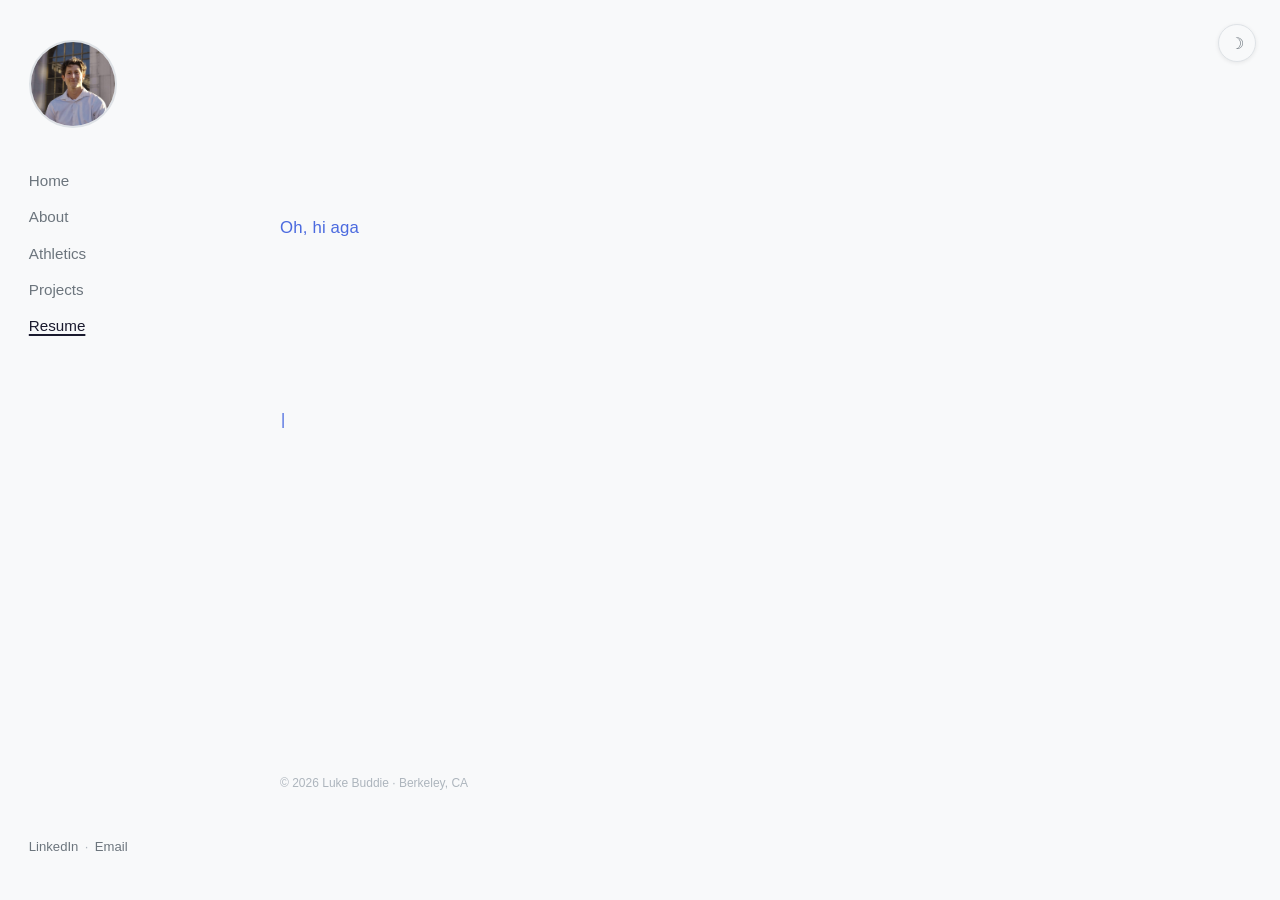
<file: resume.html>
<!DOCTYPE html>
<html lang="en" data-theme="light">
<head>
    <meta charset="UTF-8">
    <meta name="viewport" content="width=device-width, initial-scale=1.0">
    <title>Resume — Luke Buddie</title>
    <link rel="stylesheet" href="style.css">
</head>
<body>
<button class="theme-toggle" onclick="toggleTheme()" aria-label="Toggle dark mode">☽</button>

<header class="mobile-header">
    <a href="index.html" class="name">Luke Buddie</a>
    <button class="mobile-menu-btn" onclick="toggleMenu()">☰</button>
</header>
<nav class="mobile-nav" id="mobile-nav">
    <a href="index.html">Home</a>
    <a href="about.html">About</a>
    <a href="athletics.html">Athletics</a>
        <a href="projects.html">Projects</a>
    <a href="resume.html" class="active">Resume</a>
    <a href="https://www.linkedin.com/in/lukebuddie/" target="_blank">LinkedIn ↗</a>
    <a href="mailto:lukebuddie04@gmail.com">Email</a>
</nav>

<aside class="sidebar">
    <img src="assets/img/headshot.jpg" alt="Luke Buddie" class="sidebar-photo">
    <nav class="sidebar-nav">
        <a href="index.html">Home</a>
        <a href="about.html">About</a>
        <a href="athletics.html">Athletics</a>
        <a href="projects.html">Projects</a>
        <a href="resume.html" class="active">Resume</a>
    </nav>
    <div class="sidebar-social">
        <a href="https://www.linkedin.com/in/lukebuddie/" target="_blank">LinkedIn</a>
        <span class="dot">·</span>
        <a href="mailto:lukebuddie04@gmail.com">Email</a>
    </div>
</aside>

<main class="main">
    <div class="resume-reveal">
        <p class="greeting" id="greeting-text"></p>
        <h1 class="headline" id="headline-text" style="visibility:hidden;">
            Oh, you actually want to see it?
        </h1>
        <div class="typewriter-wrap">
            <span id="typewriter-text"></span>
        </div>
        <div class="resume-actions" id="resume-actions">
            <a href="assets/Luke_Buddie_Resume.pdf" target="_blank" class="btn-pill btn-pill-blue">
                <svg class="btn-icon" viewBox="0 0 24 24" fill="none" stroke="currentColor" stroke-width="2">
                    <path d="M14 2H6a2 2 0 00-2 2v16a2 2 0 002 2h12a2 2 0 002-2V8z"/>
                    <polyline points="14 2 14 8 20 8"/>
                    <line x1="16" y1="13" x2="8" y2="13"/>
                    <line x1="16" y1="17" x2="8" y2="17"/>
                </svg>
                Open Resume
            </a>
            <a href="assets/Luke_Buddie_Resume.pdf" download class="btn-pill btn-pill-dark">
                <svg class="btn-icon" viewBox="0 0 24 24" fill="none" stroke="currentColor" stroke-width="2">
                    <path d="M21 15v4a2 2 0 01-2 2H5a2 2 0 01-2-2v-4"/>
                    <polyline points="7 10 12 15 17 10"/>
                    <line x1="12" y1="15" x2="12" y2="3"/>
                </svg>
                Download PDF
            </a>
        </div>
        <p class="resume-note" id="resume-note">
            Last updated May 2026 · Feel free to reach out at <a href="mailto:lukebuddie04@gmail.com" style="color:var(--blue);">lukebuddie04@gmail.com</a>
        </p>
    </div>

    <p class="page-footer">© 2026 Luke Buddie · Berkeley, CA</p>
</main>

<script>
    // ── Theme ──
    function toggleTheme() {
        const html = document.documentElement;
        const isDark = html.getAttribute('data-theme') === 'dark';
        html.setAttribute('data-theme', isDark ? 'light' : 'dark');
        document.querySelector('.theme-toggle').textContent = isDark ? '☽' : '☀';
        localStorage.setItem('theme', isDark ? 'light' : 'dark');
    }
    const saved = localStorage.getItem('theme');
    if (saved) {
        document.documentElement.setAttribute('data-theme', saved);
        document.querySelector('.theme-toggle').textContent = saved === 'dark' ? '☀' : '☽';
    }
    function toggleMenu() {
        document.getElementById('mobile-nav').classList.toggle('open');
    }

    // ── Typewriter reveal ──
    function typeText(el, text, speed, callback) {
        let i = 0;
        el.textContent = '';
        const interval = setInterval(() => {
            el.textContent += text[i];
            i++;
            if (i >= text.length) {
                clearInterval(interval);
                if (callback) setTimeout(callback, 400);
            }
        }, speed);
    }

    window.addEventListener('load', () => {
        const greeting  = document.getElementById('greeting-text');
        const headline  = document.getElementById('headline-text');
        const twEl      = document.getElementById('typewriter-text');
        const actions   = document.getElementById('resume-actions');
        const note      = document.getElementById('resume-note');

        // Step 1 — greeting fades in
        setTimeout(() => {
            typeText(greeting, 'Oh, hi again.', 60, () => {

                // Step 2 — headline appears
                setTimeout(() => {
                    headline.style.visibility = 'visible';
                    headline.style.opacity = '0';
                    headline.style.transition = 'opacity 0.5s';
                    requestAnimationFrame(() => {
                        headline.style.opacity = '1';
                    });

                    // Step 3 — typewriter line
                    setTimeout(() => {
                        typeText(twEl, "Fine, fine — here's my resume.", 45, () => {
                            // remove cursor
                            twEl.style.setProperty('--cursor', 'none');
                            twEl.id = 'typewriter-done';

                            // Step 4 — buttons + note appear
                            setTimeout(() => {
                                actions.classList.add('show');
                                note.classList.add('show');
                            }, 300);
                        });
                    }, 600);

                }, 300);
            });
        }, 350);
    });
</script>

<style>
    /* Remove blinking cursor once typing is done */
    #typewriter-done::after { display: none; }
    #typewriter-text { font-size: 1rem; color: var(--muted); font-weight: 300; }
</style>
</body>
</html>
</file>
<file: style.css>
/* ── San Francisco / System font ── */
:root {
    --font: -apple-system, BlinkMacSystemFont, 'SF Pro Display', 'SF Pro Text',
            'Helvetica Neue', Arial, sans-serif;

    --bg:         #f8f9fa;
    --sidebar-bg: #f8f9fa;
    --text:       #1a1a2e;
    --muted:      #6c757d;
    --light:      #adb5bd;
    --border:     #dee2e6;
    --blue:       #4b6adf;
    --blue-hover: #3a58c8;

    /* Exact gradient from screenshot: periwinkle → deeper navy-blue */
    --grad-start: #7B8AF0;
    --grad-mid:   #5B72E8;
    --grad-end:   #4460D4;

    --sidebar-w:  200px;
    --ease:       cubic-bezier(0.25, 0.46, 0.45, 0.94);
}

[data-theme="dark"] {
    --bg:         #111318;
    --sidebar-bg: #111318;
    --text:       #e4e6eb;
    --muted:      #9ba3af;
    --light:      #6b7280;
    --border:     #2d3039;
    --blue:       #7B8AF0;
    --blue-hover: #9BA4F8;
    --grad-start: #8E9CF8;
    --grad-mid:   #7080F0;
    --grad-end:   #5870E0;
}

/* ── Reset ── */
*, *::before, *::after { box-sizing: border-box; margin: 0; padding: 0; }
html { scroll-behavior: smooth; }

body {
    background: var(--bg);
    color: var(--text);
    font-family: var(--font);
    font-weight: 400;
    font-size: 1rem;
    line-height: 1.65;
    min-height: 100vh;
    transition: background 0.3s, color 0.3s;
}

::selection { background: var(--blue); color: #fff; }
::-webkit-scrollbar { width: 4px; }
::-webkit-scrollbar-track { background: var(--bg); }
::-webkit-scrollbar-thumb { background: var(--border); border-radius: 4px; }

/* ============================================
   GRADIENT  (name, Decathlon, key words)
   ============================================ */
.name-gradient {
    background: linear-gradient(to right, var(--grad-start), var(--grad-mid), var(--grad-end));
    -webkit-background-clip: text;
    -webkit-text-fill-color: transparent;
    background-clip: text;
}

/* ============================================
   DARK MODE TOGGLE
   ============================================ */
.theme-toggle {
    position: fixed; top: 1.5rem; right: 1.5rem; z-index: 200;
    background: var(--bg); border: 1px solid var(--border); color: var(--muted);
    width: 38px; height: 38px; border-radius: 50%; cursor: pointer;
    display: flex; align-items: center; justify-content: center;
    font-size: 1rem; transition: all 0.3s;
    box-shadow: 0 1px 4px rgba(0,0,0,0.08);
}
.theme-toggle:hover { color: var(--text); border-color: var(--text); }

/* ============================================
   SIDEBAR
   ============================================ */
.sidebar {
    position: fixed; top: 0; left: 0; bottom: 0; width: var(--sidebar-w);
    background: var(--sidebar-bg); padding: 2.5rem 1.8rem;
    display: flex; flex-direction: column; z-index: 50; transition: background 0.3s;
}

.sidebar-photo {
    width: 88px; height: 88px; border-radius: 50%;
    object-fit: cover; object-position: center 18%;
    border: 2.5px solid var(--border); margin-bottom: 2.2rem; transition: border-color 0.3s;
}

.sidebar-nav { display: flex; flex-direction: column; gap: 0.1rem; flex: 1; }

.sidebar-nav a {
    font-size: 0.95rem; font-weight: 400; color: var(--muted);
    text-decoration: none; padding: 0.3rem 0; transition: color 0.2s; display: inline-block;
}
.sidebar-nav a:hover { color: var(--text); }
.sidebar-nav a.active {
    color: var(--text); font-weight: 500;
    text-decoration: underline; text-underline-offset: 3px; text-decoration-thickness: 1.5px;
}

.sidebar-social {
    font-size: 0.82rem; color: var(--muted);
    display: flex; flex-wrap: wrap; align-items: center; line-height: 2;
}
.sidebar-social a { color: var(--muted); text-decoration: none; transition: color 0.2s; }
.sidebar-social a:hover { color: var(--text); }
.sidebar-social .dot { margin: 0 0.4rem; color: var(--light); }

/* ============================================
   MAIN CONTENT
   ============================================ */
.main {
    margin-left: var(--sidebar-w);
    padding: 5rem 6rem 5rem 5rem;
    max-width: calc(var(--sidebar-w) + 820px);
    min-height: 100vh;
}

/* ── Greeting + Sports animation ── */
.greeting-wrap { position: relative; display: inline-block; margin-bottom: 1rem; }

.greeting {
    font-size: 1.05rem; font-weight: 500;
    color: var(--blue); letter-spacing: 0.01em; position: relative; z-index: 1;
}

.sport-stage {
    position: absolute; top: -8px; left: -20px; right: -20px;
    height: calc(100% + 16px); pointer-events: none; overflow: visible;
}

.sport-item {
    position: absolute; font-size: 1.4rem; line-height: 1;
    top: 50%; transform: translateY(-50%); opacity: 0;
}

/* Basketball — parabolic bounce L→R */
@keyframes bball {
    0%   { left: -30px; top: 80%; opacity: 0; }
    5%   { opacity: 1; }
    20%  { left: 20%;  top: -20%; }
    40%  { left: 38%;  top: 80%; }
    60%  { left: 62%;  top: -10%; }
    80%  { left: 80%;  top: 70%; }
    95%  { opacity: 1; }
    100% { left: 115%; top: 80%; opacity: 0; }
}

/* Runner — RIGHT to LEFT, emoji mirrored */
@keyframes runner {
    0%   { left: 115%; opacity: 0; }
    8%   { opacity: 1; }
    92%  { opacity: 1; }
    100% { left: -40px; opacity: 0; }
}

/* Volleyball — spike from above */
@keyframes vball {
    0%   { left: 30%; top: -200%; opacity: 0; transform: rotate(0deg); }
    10%  { opacity: 1; }
    55%  { left: 42%; top: 120%; opacity: 1; transform: rotate(280deg); }
    70%  { left: 44%; top: 60%; opacity: 1; transform: rotate(320deg); }
    85%  { left: 48%; top: 100%; opacity: 1; transform: rotate(360deg); }
    100% { left: 50%; top: 140%; opacity: 0; transform: rotate(380deg); }
}

.sport-item.basketball { animation: bball 2s ease-in-out forwards; }
.sport-item.runner     { animation: runner 1.8s linear forwards; transform: scaleX(-1) translateY(-50%); }
.sport-item.volleyball { animation: vball 2s ease-in forwards; }

/* ── Headline — thinner (700 not 800) ── */
.headline {
    font-size: clamp(2.2rem, 4.5vw, 3.6rem);
    font-weight: 700;           /* ← slimmer than 800 */
    line-height: 1.15;
    color: var(--text);
    margin-bottom: 2rem;
    letter-spacing: -0.022em;
    max-width: 720px;
}

/* ── CTA pills ── */
.cta-row { display: flex; gap: 1rem; flex-wrap: wrap; margin-bottom: 3.5rem; }

.btn-pill {
    display: inline-flex; align-items: center; gap: 0.5rem;
    font-family: var(--font); font-size: 0.9rem; font-weight: 500;
    padding: 0.65rem 1.3rem; border-radius: 999px;
    text-decoration: none; cursor: pointer; transition: all 0.25s var(--ease); white-space: nowrap;
}
.btn-pill-blue { color: var(--blue); border: 1.8px solid var(--blue); background: transparent; }
.btn-pill-blue:hover { background: var(--blue); color: #fff; }
.btn-pill-dark { color: var(--text); border: 1.8px solid var(--text); background: transparent; }
.btn-pill-dark:hover { background: var(--text); color: var(--bg); }
.btn-icon { width: 18px; height: 18px; flex-shrink: 0; }

/* ── Body text ── */
.body-section { max-width: 660px; }
.body-section p { font-size: 1rem; color: var(--muted); line-height: 1.8; margin-bottom: 1.1rem; font-weight: 300; }
.body-section p strong { color: var(--text); font-weight: 500; }
.body-section a { color: var(--blue); text-decoration: none; border-bottom: 1px solid transparent; transition: border-color 0.2s; }
.body-section a:hover { border-bottom-color: var(--blue); }

hr { border: none; border-top: 1px solid var(--border); margin: 2.5rem 0; }

.section-label {
    font-size: 0.7rem; font-weight: 600; letter-spacing: 0.14em; text-transform: uppercase;
    color: var(--light); margin-bottom: 1.5rem; display: block;
}

.page-headline {
    font-size: clamp(1.8rem, 3vw, 2.6rem);
    font-weight: 700; letter-spacing: -0.022em;
    color: var(--text); margin-bottom: 0.5rem; line-height: 1.15;
}

/* ============================================
   ABOUT PAGE
   ============================================ */
.about-intro { display: flex; gap: 2.5rem; align-items: flex-start; margin-bottom: 0.5rem; max-width: 680px; }
.about-photo {
    width: 110px; height: 110px; border-radius: 50%;
    object-fit: cover; object-position: center 18%;
    border: 2.5px solid var(--border); flex-shrink: 0;
}
.about-intro-text p { font-size: 0.97rem; color: var(--muted); line-height: 1.8; font-weight: 300; }

.entries { max-width: 660px; }
.entry { display: grid; grid-template-columns: 140px 1fr; gap: 0.5rem 2rem; padding: 1.4rem 0; border-top: 1px solid var(--border); }
.entry:last-child { border-bottom: 1px solid var(--border); }
.entry-date { font-size: 0.78rem; color: var(--light); padding-top: 0.2rem; }
.entry-body h3 { font-size: 0.97rem; font-weight: 600; color: var(--text); margin-bottom: 0.15rem; }
.entry-body .org { font-size: 0.85rem; color: var(--blue); margin-bottom: 0.4rem; }
.entry-body p, .entry-body ul { font-size: 0.87rem; color: var(--muted); line-height: 1.75; font-weight: 300; }
.entry-body ul { padding-left: 1rem; margin-top: 0.3rem; }
.entry-body ul li { margin-bottom: 0.2rem; }

.award-list { list-style: none; max-width: 660px; }
.award-list li { display: grid; grid-template-columns: 72px 1fr; gap: 1.5rem; padding: 0.85rem 0; border-top: 1px solid var(--border); align-items: baseline; }
.award-list li:last-child { border-bottom: 1px solid var(--border); }
.award-year { font-size: 0.75rem; color: var(--light); }
.award-text { font-size: 0.88rem; color: var(--muted); line-height: 1.6; font-weight: 300; }

.skills-row { display: flex; gap: 3.5rem; max-width: 660px; flex-wrap: wrap; }
.skill-group h4 { font-size: 0.7rem; font-weight: 600; letter-spacing: 0.14em; text-transform: uppercase; color: var(--light); margin-bottom: 0.75rem; }
.skill-group ul { list-style: none; }
.skill-group li { font-size: 0.88rem; color: var(--muted); line-height: 1.85; font-weight: 300; }

/* ============================================
   PROJECTS PAGE
   ============================================ */
.projects-intro { max-width: 600px; margin-bottom: 2.5rem; }
.projects-intro p { font-size: 0.97rem; color: var(--muted); line-height: 1.8; font-weight: 300; }

.project-section { margin-bottom: 3.5rem; }
.project-section-header {
    display: flex; align-items: baseline; gap: 0.75rem;
    padding-bottom: 0.9rem; margin-bottom: 0.6rem;
    border-bottom: 1.5px solid var(--border);
}
.project-section-title {
    font-size: 1.25rem; font-weight: 700; letter-spacing: -0.015em; color: var(--text);
}
.project-section-blurb {
    font-size: 0.88rem; color: var(--muted); line-height: 1.75; font-weight: 300;
    max-width: 620px; margin-bottom: 1.8rem;
}

.project-category { margin-bottom: 3rem; }
.category-title { font-size: 0.7rem; font-weight: 600; letter-spacing: 0.14em; text-transform: uppercase; color: var(--light); margin-bottom: 1.1rem; display: flex; align-items: center; gap: 0.5rem; }

/* Card grid */
.project-grid {
    display: grid;
    grid-template-columns: repeat(auto-fill, minmax(230px, 1fr));
    gap: 1.3rem;
}

.project-card {
    display: flex;
    flex-direction: column;
    border: 1px solid var(--border);
    border-radius: 8px;
    overflow: hidden;
    text-decoration: none;
    color: inherit;
    background: var(--bg);
    transition: transform 0.3s var(--ease), box-shadow 0.3s var(--ease), border-color 0.3s;
}
.project-card:hover {
    transform: translateY(-4px);
    box-shadow: 0 14px 28px rgba(0,0,0,0.14);
    border-color: transparent;
}

.project-cover {
    aspect-ratio: 16/10;
    display: flex;
    align-items: center;
    justify-content: center;
    position: relative;
    overflow: hidden;
}
.project-cover::before {
    content: '';
    position: absolute;
    inset: 0;
    background-image: repeating-linear-gradient(135deg, rgba(255,255,255,0.07) 0px, rgba(255,255,255,0.07) 1px, transparent 1px, transparent 13px);
    pointer-events: none;
}
.project-cover svg {
    width: 42px;
    height: 42px;
    position: relative;
    z-index: 1;
    color: rgba(255,255,255,0.92);
}
.project-cover .cover-ext {
    position: absolute;
    bottom: 0.5rem;
    right: 0.6rem;
    font-size: 0.6rem;
    font-weight: 700;
    letter-spacing: 0.06em;
    color: rgba(255,255,255,0.75);
    z-index: 1;
}

.project-card-body { padding: 0.9rem 1rem 1.1rem; flex: 1; display: flex; flex-direction: column; }
.project-card h3 { font-size: 0.9rem; font-weight: 600; color: var(--text); margin-bottom: 0.35rem; line-height: 1.3; }
.project-card p { font-size: 0.78rem; color: var(--muted); line-height: 1.55; font-weight: 300; flex: 1; }

.project-tags { display: flex; flex-wrap: wrap; gap: 0.3rem; margin-top: 0.7rem; }
.project-tags span { font-size: 0.62rem; font-weight: 500; color: var(--light); background: var(--border); padding: 0.14rem 0.5rem; border-radius: 999px; }
[data-theme="dark"] .project-tags span { background: #2d3039; }

.project-card-open { font-size: 0.72rem; font-weight: 600; color: var(--blue); margin-top: 0.7rem; }

@media (max-width: 600px) {
    .project-grid { grid-template-columns: repeat(auto-fill, minmax(160px, 1fr)); gap: 0.9rem; }
}

/* ============================================
   ATHLETICS PAGE
   ============================================ */
.athletics-hero { display: grid; grid-template-columns: 1fr 1fr; gap: 3rem; align-items: start; margin-bottom: 3rem; max-width: 800px; }

.athletics-eyebrow { font-size: 0.68rem; font-weight: 700; letter-spacing: 0.2em; text-transform: uppercase; color: var(--blue); margin-bottom: 0.7rem; display: block; }

.athletics-headline {
    font-size: clamp(2.4rem, 5vw, 4rem);
    font-weight: 700; letter-spacing: -0.025em;
    line-height: 1.05; margin-bottom: 1.2rem;
}

.tag-row { display: flex; flex-wrap: wrap; gap: 0.5rem; margin-bottom: 1.4rem; }
.tag { font-size: 0.75rem; font-weight: 600; color: var(--text); border: 1.5px solid var(--text); padding: 0.28rem 0.75rem; border-radius: 4px; letter-spacing: 0.02em; }
[data-theme="dark"] .tag { color: var(--muted); border-color: var(--muted); }

.athletics-desc { font-size: 0.97rem; color: var(--muted); line-height: 1.8; font-weight: 300; max-width: 400px; }

.athletics-photo-wrap { overflow: hidden; border-radius: 2px; }
.athletics-photo-main { width: 100%; aspect-ratio: 4/5; object-fit: cover; object-position: center top; display: block; transition: transform 0.6s var(--ease); }
.athletics-photo-main:hover { transform: scale(1.02); }

.athletics-split { display: grid; grid-template-columns: 1fr 1fr; gap: 3rem; align-items: start; max-width: 800px; margin-bottom: 3rem; }

.split-headline { font-size: clamp(1.6rem, 3vw, 2.4rem); font-weight: 700; letter-spacing: -0.02em; color: var(--text); line-height: 1.2; }
.split-body p { font-size: 0.93rem; color: var(--muted); line-height: 1.85; font-weight: 300; margin-bottom: 1rem; }

/* Stats */
.stats-row { display: flex; gap: 2.5rem; flex-wrap: wrap; margin-bottom: 3rem; }
.stat-item { min-width: 90px; }
.stat-num {
    font-size: 2.4rem; font-weight: 700; letter-spacing: -0.03em; line-height: 1; margin-bottom: 0.3rem;
    background: linear-gradient(to right, var(--grad-start), var(--grad-end));
    -webkit-background-clip: text; -webkit-text-fill-color: transparent; background-clip: text;
}
.stat-label { font-size: 0.75rem; font-weight: 500; letter-spacing: 0.1em; text-transform: uppercase; color: var(--light); }

/* Decathlon grid */
.decathlon-grid { display: grid; grid-template-columns: repeat(5, 1fr); gap: 0.8rem; max-width: 700px; margin-bottom: 3rem; }
.event-card { padding: 0.7rem 0.5rem; border: 1px solid var(--border); border-radius: 4px; text-align: center; transition: border-color 0.25s, transform 0.25s var(--ease); }
.event-card:hover { border-color: var(--blue); transform: translateY(-2px); }
.event-day { font-size: 0.58rem; font-weight: 700; letter-spacing: 0.1em; text-transform: uppercase; color: var(--light); margin-bottom: 0.3rem; }
.event-name { font-size: 0.8rem; font-weight: 500; color: var(--text); }

/* Photo strip */
.photo-strip { display: grid; grid-template-columns: repeat(3, 1fr); gap: 0.8rem; max-width: 800px; margin-bottom: 3rem; }
.photo-strip-item { overflow: hidden; border-radius: 2px; aspect-ratio: 3/4; }
.photo-strip-item img { width: 100%; height: 100%; object-fit: cover; object-position: center top; transition: transform 0.5s var(--ease); display: block; }
.photo-strip-item:hover img { transform: scale(1.05); }

/* ============================================
   RESUME PAGE
   ============================================ */
.resume-reveal { min-height: 70vh; display: flex; flex-direction: column; justify-content: center; max-width: 640px; }
.typewriter-wrap { font-size: 1rem; color: var(--muted); font-weight: 300; margin-bottom: 2.5rem; min-height: 1.8rem; }
#typewriter-text::after { content: '|'; animation: blink 0.8s step-end infinite; color: var(--blue); margin-left: 1px; }
@keyframes blink { 50% { opacity: 0; } }
.resume-actions { display: flex; gap: 1rem; flex-wrap: wrap; opacity: 0; transform: translateY(12px); transition: opacity 0.6s var(--ease), transform 0.6s var(--ease); }
.resume-actions.show { opacity: 1; transform: translateY(0); }
.resume-note { margin-top: 2rem; font-size: 0.82rem; color: var(--light); font-weight: 300; opacity: 0; transition: opacity 0.5s 0.3s; }
.resume-note.show { opacity: 1; }

/* ── Footer ── */
.page-footer { margin-top: 4rem; font-size: 0.75rem; color: var(--light); font-weight: 300; }

/* ── Scroll reveal ── */
.reveal { opacity: 0; transform: translateY(20px); transition: opacity 0.7s var(--ease), transform 0.7s var(--ease); }
.reveal.visible { opacity: 1; transform: translateY(0); }

/* ============================================
   MOBILE
   ============================================ */
.mobile-header { display: none; position: fixed; top: 0; left: 0; right: 0; z-index: 100; background: var(--bg); border-bottom: 1px solid var(--border); padding: 1rem 1.5rem; justify-content: space-between; align-items: center; transition: background 0.3s; }
.mobile-header .name { font-size: 0.95rem; font-weight: 700; color: var(--text); text-decoration: none; }
.mobile-menu-btn { background: none; border: none; color: var(--text); font-size: 1.1rem; cursor: pointer; padding: 0.2rem 0.4rem; }
.mobile-nav { display: none; position: fixed; top: 53px; left: 0; right: 0; background: var(--bg); border-bottom: 1px solid var(--border); padding: 1rem 1.5rem 1.5rem; z-index: 99; flex-direction: column; gap: 0.5rem; }
.mobile-nav.open { display: flex; }
.mobile-nav a { font-size: 0.95rem; color: var(--muted); text-decoration: none; padding: 0.3rem 0; transition: color 0.2s; }
.mobile-nav a.active, .mobile-nav a:hover { color: var(--text); }

@media (max-width: 860px) {
    .sidebar { display: none; }
    .mobile-header { display: flex; }
    .main { margin-left: 0; padding: 5.5rem 1.8rem 4rem; max-width: 100%; }
    .headline { font-size: clamp(1.9rem, 7vw, 2.8rem); }
    .entry { grid-template-columns: 1fr; gap: 0.2rem; }
    .about-intro { flex-direction: column; gap: 1.2rem; }
    .skills-row { gap: 2rem; }
    .project-row { grid-template-columns: 1fr; }
    .athletics-hero { grid-template-columns: 1fr; }
    .athletics-split { grid-template-columns: 1fr; }
    .decathlon-grid { grid-template-columns: repeat(3, 1fr); }
    .photo-strip { grid-template-columns: 1fr 1fr; }
}
@media (max-width: 480px) {
    .cta-row { flex-direction: column; align-items: flex-start; }
    .decathlon-grid { grid-template-columns: repeat(2, 1fr); }
    .photo-strip { grid-template-columns: 1fr; }
}

/* ============================================
   HOME PAGE — two-column body (zezhenwu style)
   ============================================ */
.home-body {
    display: grid;
    grid-template-columns: 1fr 1fr;
    gap: 3rem;
    max-width: 820px;
    margin-top: 0.5rem;
}

.home-col p {
    font-size: 1rem;
    font-weight: 400;       /* regular — not bold, not light */
    color: var(--muted);
    line-height: 1.85;
}

.home-col p strong {
    color: var(--text);
    font-weight: 600;
}

/* Also thin the headline a touch more */
.headline { font-weight: 600; }

@media (max-width: 700px) {
    .home-body { grid-template-columns: 1fr; gap: 1.5rem; }
}

/* ============================================
   COMPANY LINKS in work entries
   ============================================ */
.entry-body .org a {
    color: var(--blue);
    text-decoration: none;
    border-bottom: 1px solid transparent;
    transition: border-color 0.2s;
}
.entry-body .org a:hover { border-bottom-color: var(--blue); }

/* ============================================
   DECATHLON EVENT CARDS — hover image reveal
   ============================================ */
.events-hint {
    font-size: 0.8rem;
    color: var(--light);
    font-weight: 300;
    margin-bottom: 1.2rem;
    font-style: italic;
}

.decathlon-grid {
    display: grid;
    grid-template-columns: repeat(5, 1fr);
    gap: 0.8rem;
    max-width: 700px;
    margin-bottom: 3rem;
}

/* Override previous event-card styles */
.event-card {
    position: relative;
    overflow: hidden;
    border-radius: 6px;
    border: 1px solid var(--border);
    aspect-ratio: 3/4;        /* taller cards = more photo real estate */
    cursor: default;
    transition: border-color 0.3s, transform 0.3s var(--ease);
}

.event-card:hover {
    border-color: transparent;
    transform: translateY(-3px);
    box-shadow: 0 8px 24px rgba(0,0,0,0.12);
}

/* Background image layer */
.event-bg {
    position: absolute;
    inset: 0;
    /* tries event-specific image first, falls back to placeholder */
    background-image: var(--event-img);
    background-size: cover;
    background-position: center top;
    opacity: 0;
    transition: opacity 0.4s var(--ease);
}

.event-card:hover .event-bg { opacity: 1; }

/* Dark overlay so text stays readable over photo */
.event-card::after {
    content: '';
    position: absolute;
    inset: 0;
    background: linear-gradient(to top, rgba(0,0,0,0.65) 0%, rgba(0,0,0,0.1) 100%);
    opacity: 0;
    transition: opacity 0.4s var(--ease);
    pointer-events: none;
}

.event-card:hover::after { opacity: 1; }

/* Text content */
.event-content {
    position: relative;
    z-index: 2;
    width: 100%;
    height: 100%;
    display: flex;
    flex-direction: column;
    align-items: center;
    justify-content: center;
    padding: 0.6rem 0.4rem;
    transition: color 0.3s;
}

.event-day {
    font-size: 0.55rem;
    font-weight: 700;
    letter-spacing: 0.12em;
    text-transform: uppercase;
    color: var(--light);
    margin-bottom: 0.3rem;
    transition: color 0.3s;
}

.event-name {
    font-size: 0.82rem;
    font-weight: 500;
    color: var(--text);
    text-align: center;
    line-height: 1.2;
    transition: color 0.3s;
}

/* On hover, text turns white over the photo */
.event-card:hover .event-day  { color: rgba(255,255,255,0.7); }
.event-card:hover .event-name { color: #ffffff; }

[data-theme="dark"] .event-card::after {
    background: linear-gradient(to top, rgba(0,0,0,0.75) 0%, rgba(0,0,0,0.2) 100%);
}

@media (max-width: 860px) {
    .decathlon-grid { grid-template-columns: repeat(3, 1fr); }
}
@media (max-width: 480px) {
    .decathlon-grid { grid-template-columns: repeat(2, 1fr); }
}
</file>
